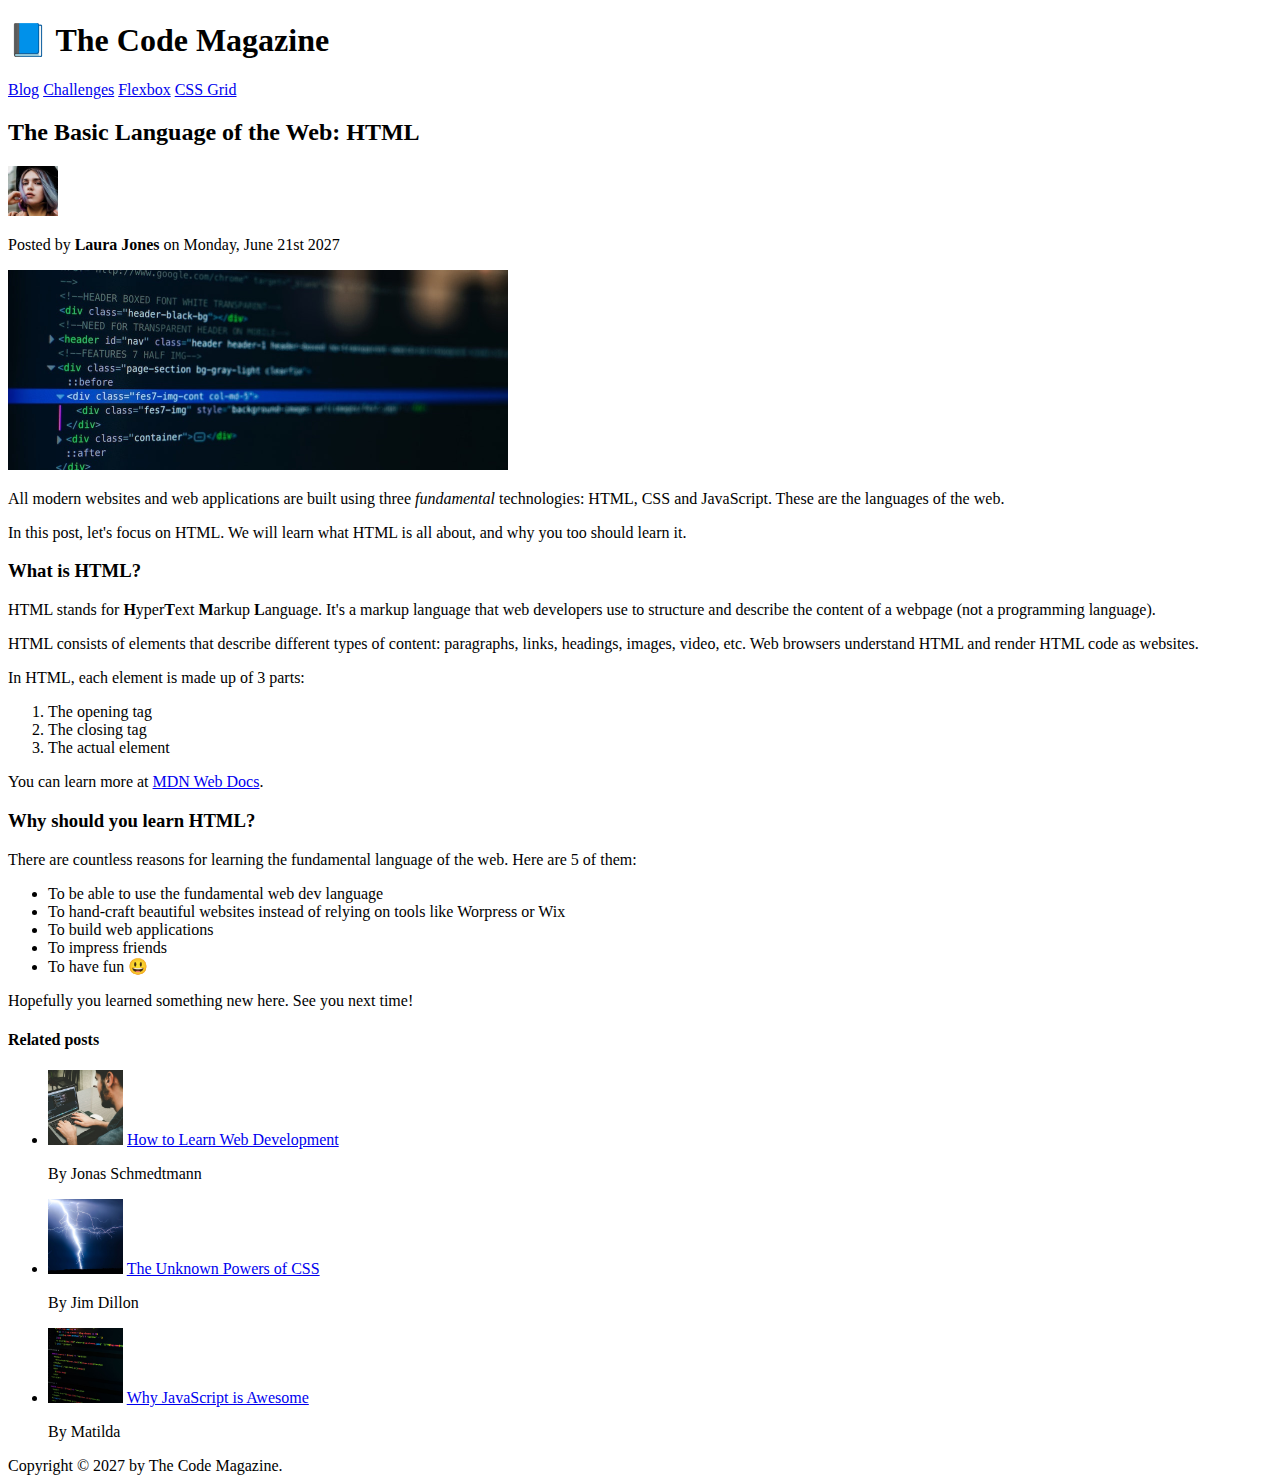
<file: final/02-HTML-Fundamentals/index.html>
<!DOCTYPE html>
<html lang="en">
  <head>
    <meta charset="UTF-8" />
    <title>The Basic Language of the Web: HTML</title>
  </head>

  <body>
    <!--
    <h1>The Basic Language of the Web: HTML</h1>
    <h2>The Basic Language of the Web: HTML</h2>
    <h3>The Basic Language of the Web: HTML</h3>
    <h4>The Basic Language of the Web: HTML</h4>
    <h5>The Basic Language of the Web: HTML</h5>
    <h6>The Basic Language of the Web: HTML</h6>
    -->

    <header>
      <h1>📘 The Code Magazine</h1>

      <nav>
        <a href="blog.html">Blog</a>
        <a href="#">Challenges</a>
        <a href="#">Flexbox</a>
        <a href="#">CSS Grid</a>
      </nav>
    </header>

    <article>
      <header>
        <h2>The Basic Language of the Web: HTML</h2>

        <img
          src="img/laura-jones.jpg"
          alt="Headshot of Laura Jones"
          height="50"
          width="50"
        />

        <p>Posted by <strong>Laura Jones</strong> on Monday, June 21st 2027</p>

        <img
          src="img/post-img.jpg"
          alt="HTML code on a screen"
          width="500"
          height="200"
        />
      </header>

      <p>
        All modern websites and web applications are built using three
        <em>fundamental</em>
        technologies: HTML, CSS and JavaScript. These are the languages of the
        web.
      </p>

      <p>
        In this post, let's focus on HTML. We will learn what HTML is all about,
        and why you too should learn it.
      </p>

      <h3>What is HTML?</h3>
      <p>
        HTML stands for <strong>H</strong>yper<strong>T</strong>ext
        <strong>M</strong>arkup <strong>L</strong>anguage. It's a markup
        language that web developers use to structure and describe the content
        of a webpage (not a programming language).
      </p>
      <p>
        HTML consists of elements that describe different types of content:
        paragraphs, links, headings, images, video, etc. Web browsers understand
        HTML and render HTML code as websites.
      </p>
      <p>In HTML, each element is made up of 3 parts:</p>

      <ol>
        <li>The opening tag</li>
        <li>The closing tag</li>
        <li>The actual element</li>
      </ol>

      <p>
        You can learn more at
        <a
          href="https://developer.mozilla.org/en-US/docs/Web/HTML"
          target="_blank"
          >MDN Web Docs</a
        >.
      </p>

      <h3>Why should you learn HTML?</h3>

      <p>
        There are countless reasons for learning the fundamental language of the
        web. Here are 5 of them:
      </p>

      <ul>
        <li>To be able to use the fundamental web dev language</li>
        <li>
          To hand-craft beautiful websites instead of relying on tools like
          Worpress or Wix
        </li>
        <li>To build web applications</li>
        <li>To impress friends</li>
        <li>To have fun 😃</li>
      </ul>

      <p>Hopefully you learned something new here. See you next time!</p>
    </article>

    <aside>
      <h4>Related posts</h4>

      <ul>
        <li>
          <img
            src="img/related-1.jpg"
            alt="Person programming"
            width="75"
            width="75"
          />
          <a href="#">How to Learn Web Development</a>
          <p>By Jonas Schmedtmann</p>
        </li>
        <li>
          <img src="img/related-2.jpg" alt="Lightning" width="75" heigth="75" />
          <a href="#">The Unknown Powers of CSS</a>
          <p>By Jim Dillon</p>
        </li>
        <li>
          <img
            src="img/related-3.jpg"
            alt="JavaScript code on a screen"
            width="75"
            height="75"
          />
          <a href="#">Why JavaScript is Awesome</a>
          <p>By Matilda</p>
        </li>
      </ul>
    </aside>

    <footer>Copyright &copy; 2027 by The Code Magazine.</footer>
  </body>
</html>
</file>
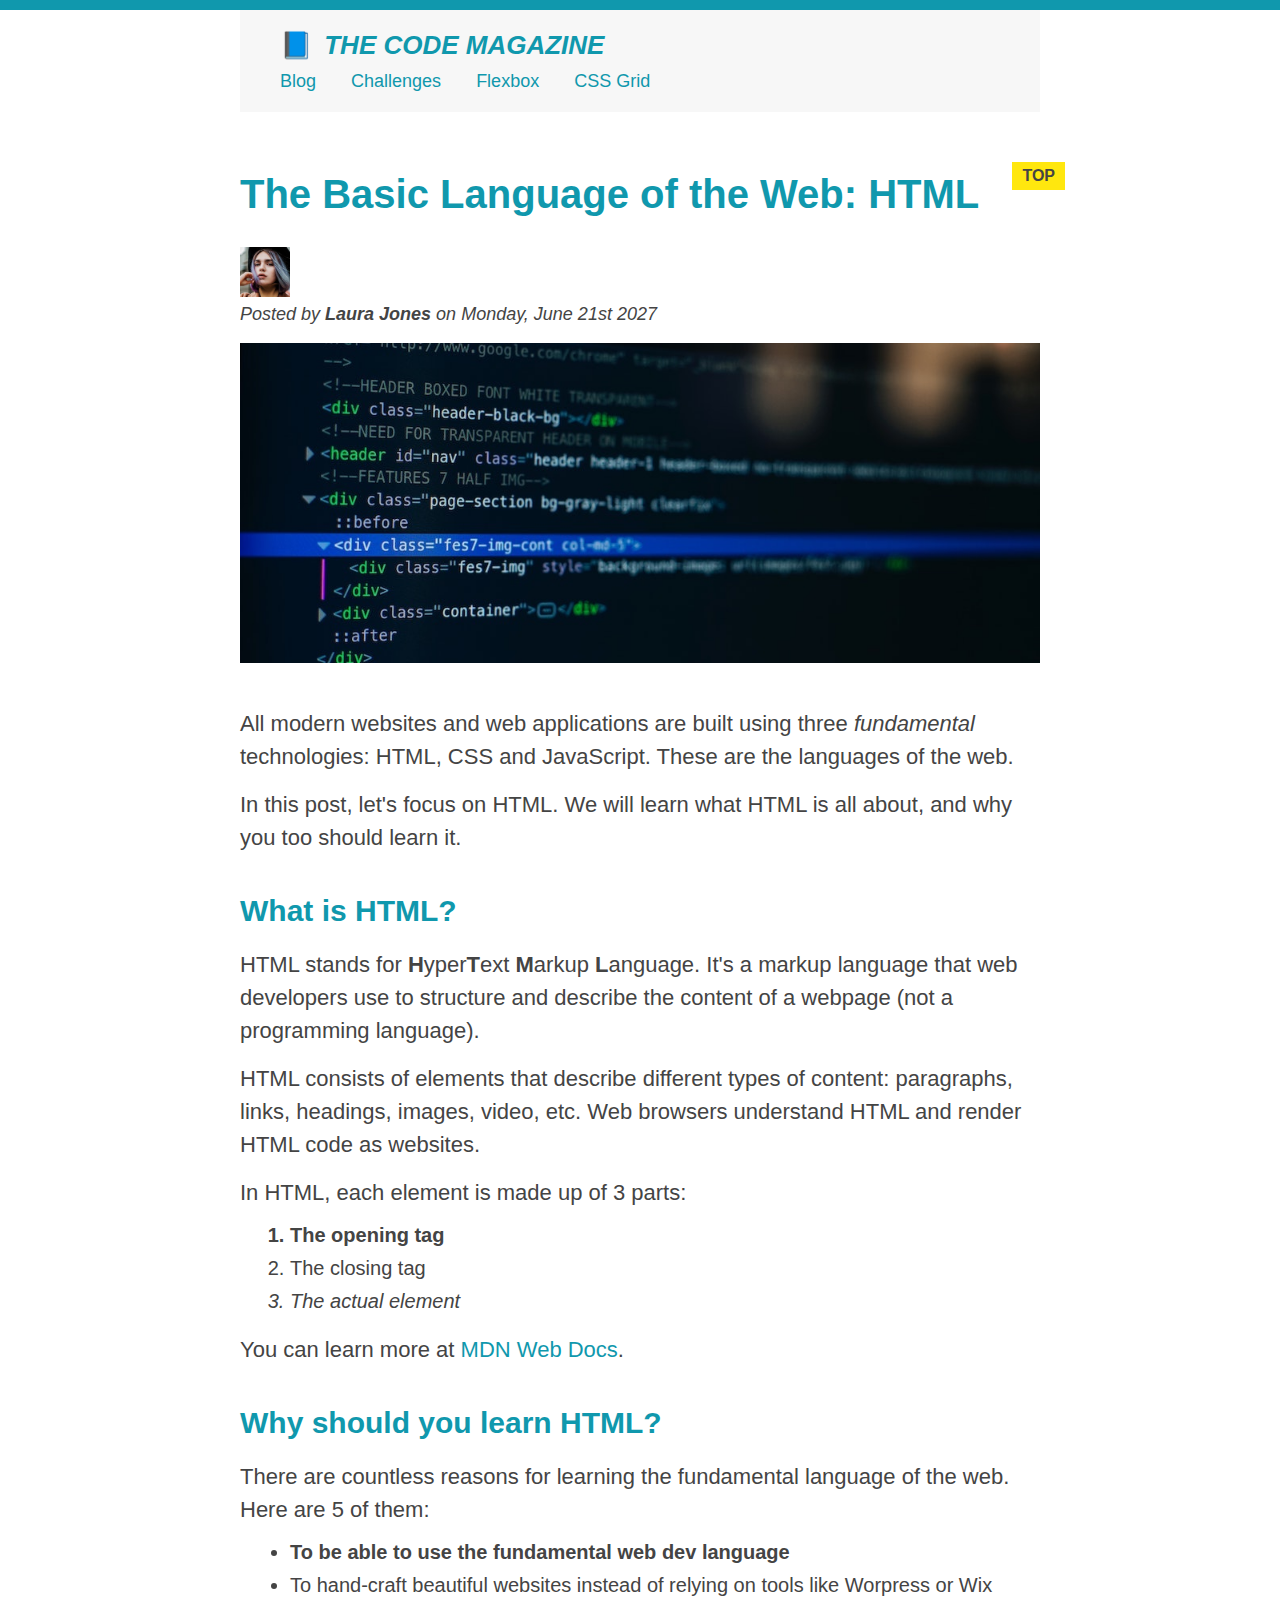
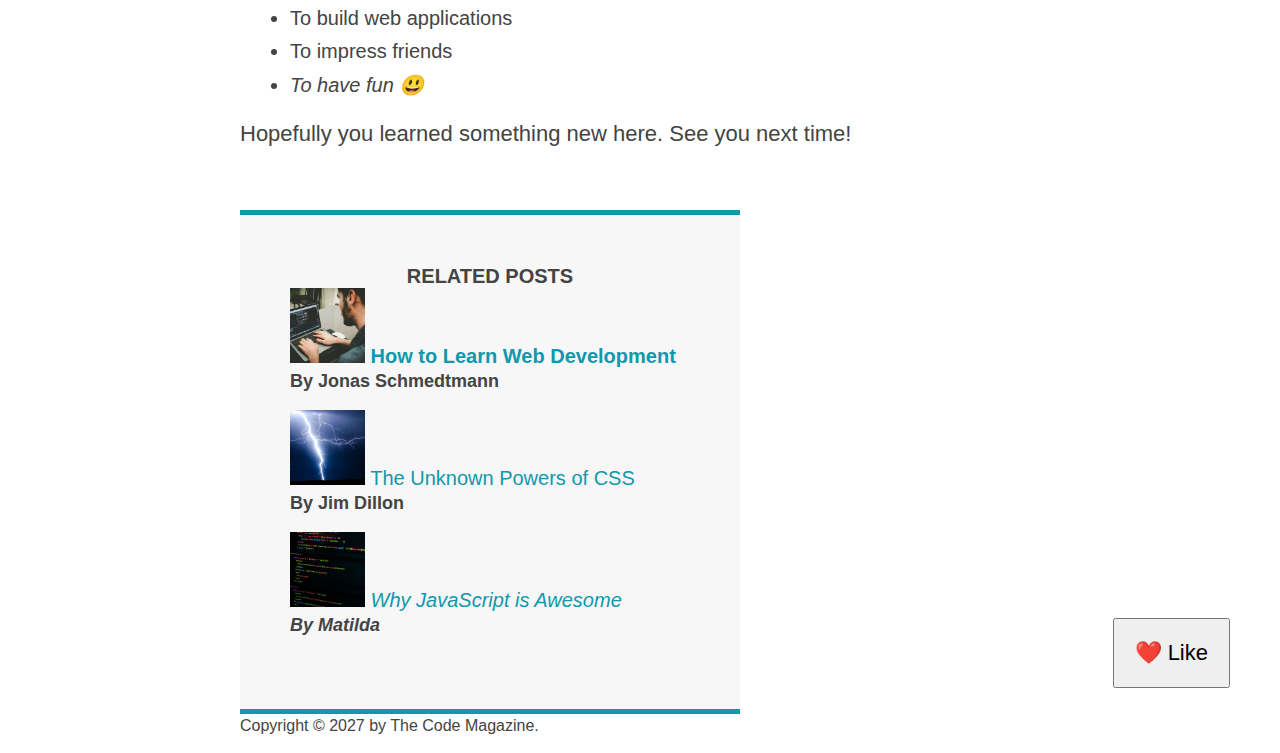
<file: final/03-CSS-Fundamentals/index.html>
<!DOCTYPE html>
<html lang="en">
  <head>
    <meta charset="UTF-8" />
    <link href="style.css" rel="stylesheet" />

    <title>The Basic Language of the Web: HTML</title>
  </head>

  <body>
    <!--
    <h1>The Basic Language of the Web: HTML</h1>
    <h2>The Basic Language of the Web: HTML</h2>
    <h3>The Basic Language of the Web: HTML</h3>
    <h4>The Basic Language of the Web: HTML</h4>
    <h5>The Basic Language of the Web: HTML</h5>
    <h6>The Basic Language of the Web: HTML</h6>
    -->

    <div class="container">
      <header class="main-header">
        <h1>📘 The Code Magazine</h1>

        <nav>
          <!-- <strong>This is the navigation</strong> -->
          <a href="blog.html">Blog</a>
          <a href="#">Challenges</a>
          <a href="#">Flexbox</a>
          <a href="#">CSS Grid</a>
        </nav>
      </header>

      <article>
        <header class="post-header">
          <h2>The Basic Language of the Web: HTML</h2>

          <img
            src="img/laura-jones.jpg"
            alt="Headshot of Laura Jones"
            height="50"
            width="50"
          />

          <p id="author">
            Posted by <strong>Laura Jones</strong> on Monday, June 21st 2027
          </p>

          <img
            src="img/post-img.jpg"
            alt="HTML code on a screen"
            width="500"
            height="200"
            class="post-img"
          />
          <button>❤️ Like</button>
        </header>

        <p>
          All modern websites and web applications are built using three
          <em>fundamental</em>
          technologies: HTML, CSS and JavaScript. These are the languages of the
          web.
        </p>

        <p>
          In this post, let's focus on HTML. We will learn what HTML is all
          about, and why you too should learn it.
        </p>

        <h3>What is HTML?</h3>
        <p>
          HTML stands for <strong>H</strong>yper<strong>T</strong>ext
          <strong>M</strong>arkup <strong>L</strong>anguage. It's a markup
          language that web developers use to structure and describe the content
          of a webpage (not a programming language).
        </p>
        <p>
          HTML consists of elements that describe different types of content:
          paragraphs, links, headings, images, video, etc. Web browsers
          understand HTML and render HTML code as websites.
        </p>
        <p>In HTML, each element is made up of 3 parts:</p>

        <ol>
          <li class="first-li">The opening tag</li>
          <li>The closing tag</li>
          <li>The actual element</li>
        </ol>

        <p>
          You can learn more at
          <a
            href="https://developer.mozilla.org/en-US/docs/Web/HTML"
            target="_blank"
            >MDN Web Docs</a
          >.
        </p>

        <h3>Why should you learn HTML?</h3>

        <p>
          There are countless reasons for learning the fundamental language of
          the web. Here are 5 of them:
        </p>

        <ul>
          <li class="first-li">
            To be able to use the fundamental web dev language
          </li>
          <li>
            To hand-craft beautiful websites instead of relying on tools like
            Worpress or Wix
          </li>
          <li>To build web applications</li>
          <li>To impress friends</li>
          <li>To have fun 😃</li>
        </ul>

        <p>Hopefully you learned something new here. See you next time!</p>
      </article>

      <aside>
        <h4>Related posts</h4>

        <ul class="related">
          <li>
            <img
              src="img/related-1.jpg"
              alt="Person programming"
              width="75"
              height="75"
            />
            <a href="#">How to Learn Web Development</a>
            <p class="related-author">By Jonas Schmedtmann</p>
          </li>
          <li>
            <img
              src="img/related-2.jpg"
              alt="Lightning"
              width="75"
              height="75"
            />
            <a href="#">The Unknown Powers of CSS</a>
            <p class="related-author">By Jim Dillon</p>
          </li>
          <li>
            <img
              src="img/related-3.jpg"
              alt="JavaScript code on a screen"
              width="75"
              height="75"
            />
            <a href="#">Why JavaScript is Awesome</a>
            <p class="related-author">By Matilda</p>
          </li>
        </ul>
      </aside>

      <footer>
        <p id="copyright" class="copyright text">
          Copyright &copy; 2027 by The Code Magazine.
        </p>
      </footer>
    </div>
  </body>
</html>
</file>
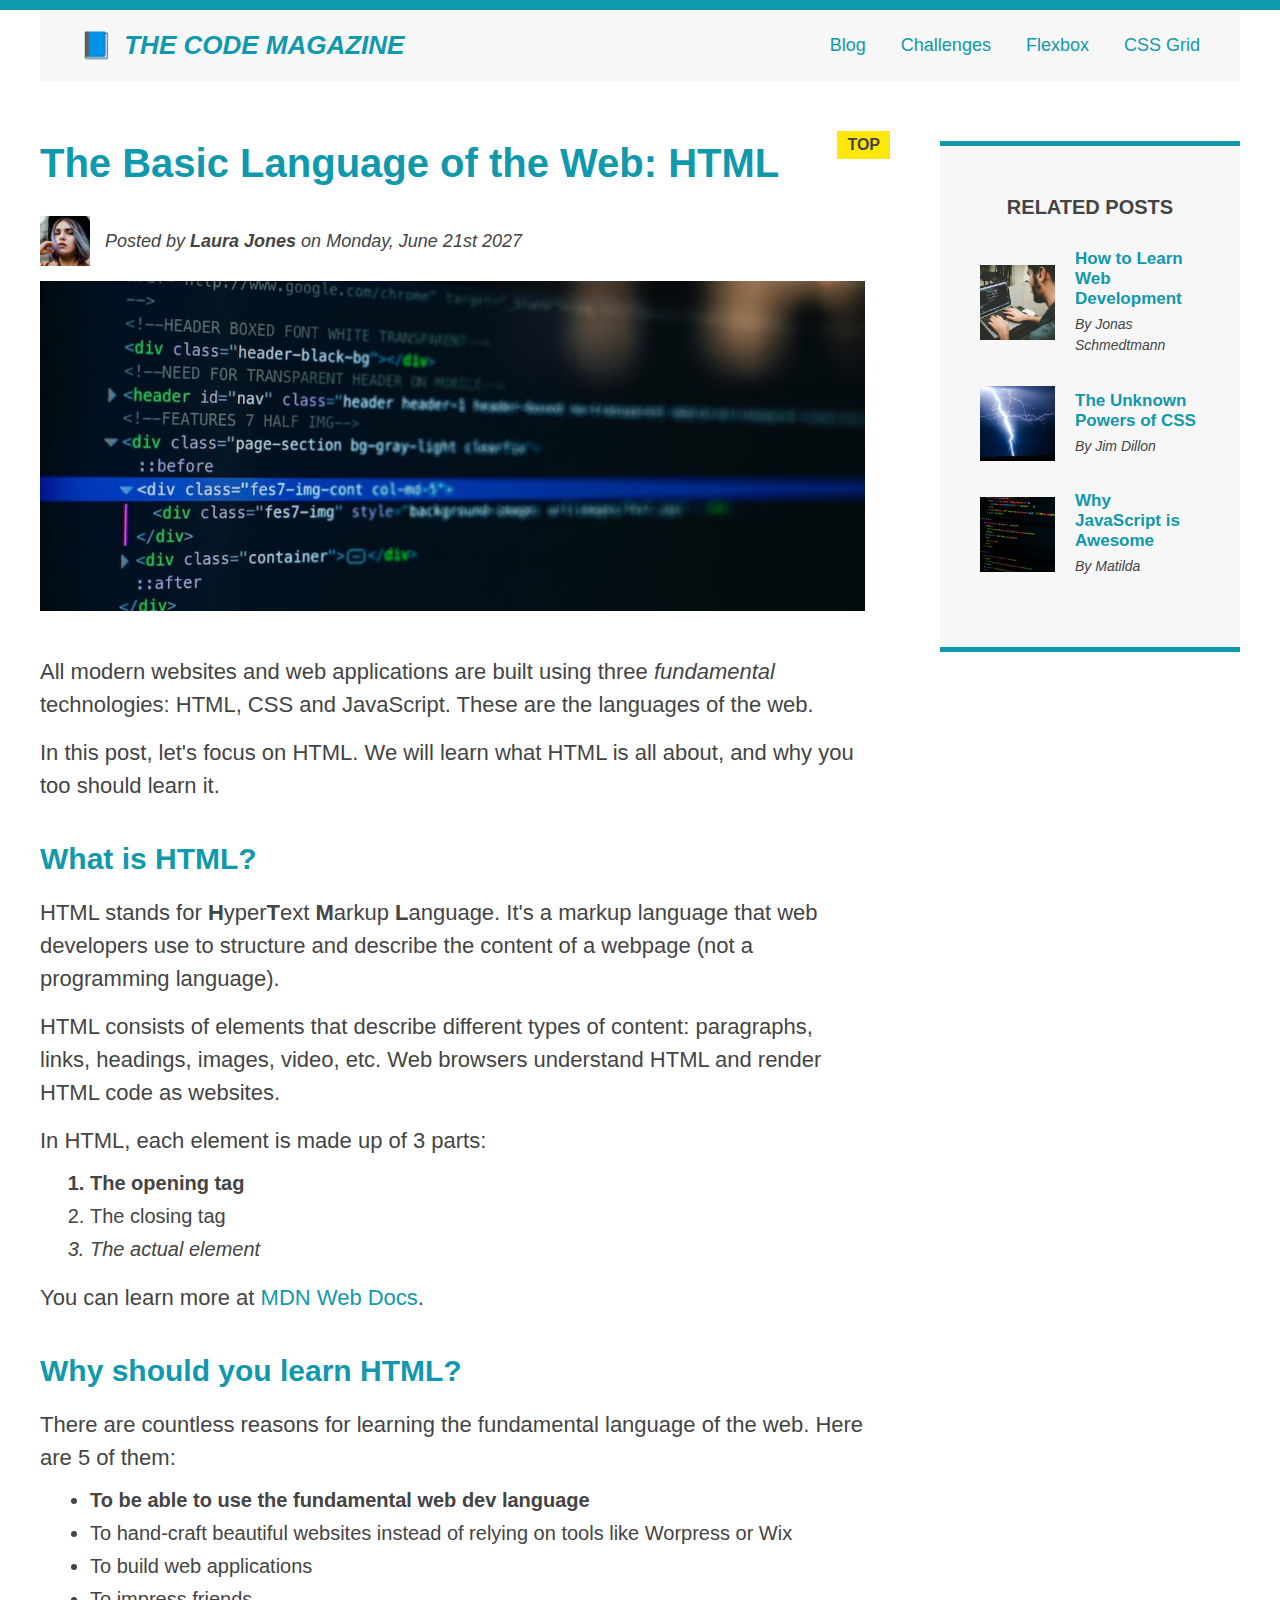
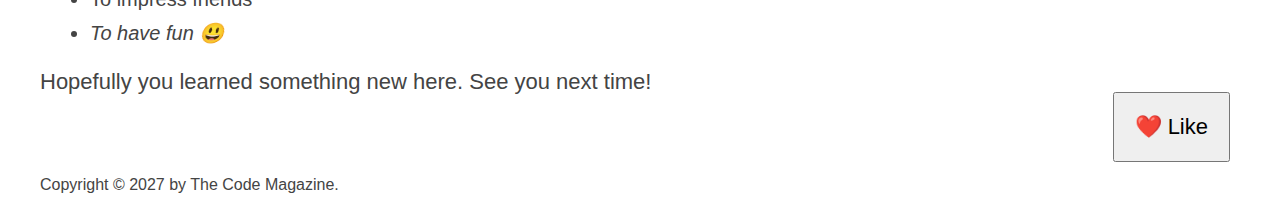
<file: final/04-CSS-Layouts/index.html>
<!DOCTYPE html>
<html lang="en">
  <head>
    <meta charset="UTF-8" />
    <link href="style.css" rel="stylesheet" />

    <title>The Basic Language of the Web: HTML</title>
  </head>

  <body>
    <!--
    <h1>The Basic Language of the Web: HTML</h1>
    <h2>The Basic Language of the Web: HTML</h2>
    <h3>The Basic Language of the Web: HTML</h3>
    <h4>The Basic Language of the Web: HTML</h4>
    <h5>The Basic Language of the Web: HTML</h5>
    <h6>The Basic Language of the Web: HTML</h6>
    -->

    <div class="container">
      <header class="main-header clearfix">
        <h1>📘 The Code Magazine</h1>

        <nav>
          <!-- <strong>This is the navigation</strong> -->
          <a href="blog.html">Blog</a>
          <a href="#">Challenges</a>
          <a href="flexbox.html">Flexbox</a>
          <a href="css-grid.html">CSS Grid</a>
        </nav>

        <!-- <div class="clear"></div> -->
      </header>

      <!-- ONLY NECESSARY FOR FLEXBOX -->
      <!-- <div class="row"> -->
      <article>
        <header class="post-header">
          <h2>The Basic Language of the Web: HTML</h2>

          <div class="author-box">
            <img
              src="img/laura-jones.jpg"
              alt="Headshot of Laura Jones"
              height="50"
              width="50"
              class="author-img"
            />

            <p id="author" class="author">
              Posted by <strong>Laura Jones</strong> on Monday, June 21st 2027
            </p>
          </div>

          <img
            src="img/post-img.jpg"
            alt="HTML code on a screen"
            width="500"
            height="200"
            class="post-img"
          />
          <button>❤️ Like</button>
        </header>

        <p>
          All modern websites and web applications are built using three
          <em>fundamental</em>
          technologies: HTML, CSS and JavaScript. These are the languages of the
          web.
        </p>

        <p>
          In this post, let's focus on HTML. We will learn what HTML is all
          about, and why you too should learn it.
        </p>

        <h3>What is HTML?</h3>
        <p>
          HTML stands for <strong>H</strong>yper<strong>T</strong>ext
          <strong>M</strong>arkup <strong>L</strong>anguage. It's a markup
          language that web developers use to structure and describe the content
          of a webpage (not a programming language).
        </p>
        <p>
          HTML consists of elements that describe different types of content:
          paragraphs, links, headings, images, video, etc. Web browsers
          understand HTML and render HTML code as websites.
        </p>
        <p>In HTML, each element is made up of 3 parts:</p>

        <ol>
          <li class="first-li">The opening tag</li>
          <li>The closing tag</li>
          <li>The actual element</li>
        </ol>

        <p>
          You can learn more at
          <a
            href="https://developer.mozilla.org/en-US/docs/Web/HTML"
            target="_blank"
            >MDN Web Docs</a
          >.
        </p>

        <h3>Why should you learn HTML?</h3>

        <p>
          There are countless reasons for learning the fundamental language of
          the web. Here are 5 of them:
        </p>

        <ul>
          <li class="first-li">
            To be able to use the fundamental web dev language
          </li>
          <li>
            To hand-craft beautiful websites instead of relying on tools like
            Worpress or Wix
          </li>
          <li>To build web applications</li>
          <li>To impress friends</li>
          <li>To have fun 😃</li>
        </ul>

        <p>Hopefully you learned something new here. See you next time!</p>
      </article>

      <aside>
        <h4>Related posts</h4>

        <ul class="related">
          <li class="related-post">
            <img
              src="img/related-1.jpg"
              alt="Person programming"
              width="75"
              height="75"
            />
            <div>
              <a href="#" class="related-link">How to Learn Web Development</a>
              <p class="related-author">By Jonas Schmedtmann</p>
            </div>
          </li>
          <li class="related-post">
            <img
              src="img/related-2.jpg"
              alt="Lightning"
              width="75"
              height="75"
            />
            <div>
              <a href="#" class="related-link">The Unknown Powers of CSS</a>
              <p class="related-author">By Jim Dillon</p>
            </div>
          </li>
          <li class="related-post">
            <img
              src="img/related-3.jpg"
              alt="JavaScript code on a screen"
              width="75"
              height="75"
            />
            <div>
              <a href="#" class="related-link">Why JavaScript is Awesome</a>
              <p class="related-author">By Matilda</p>
            </div>
          </li>
        </ul>
      </aside>
      <!-- </div> -->

      <footer>
        <p id="copyright" class="copyright text">
          Copyright &copy; 2027 by The Code Magazine.
        </p>
      </footer>
    </div>
  </body>
</html>
</file>
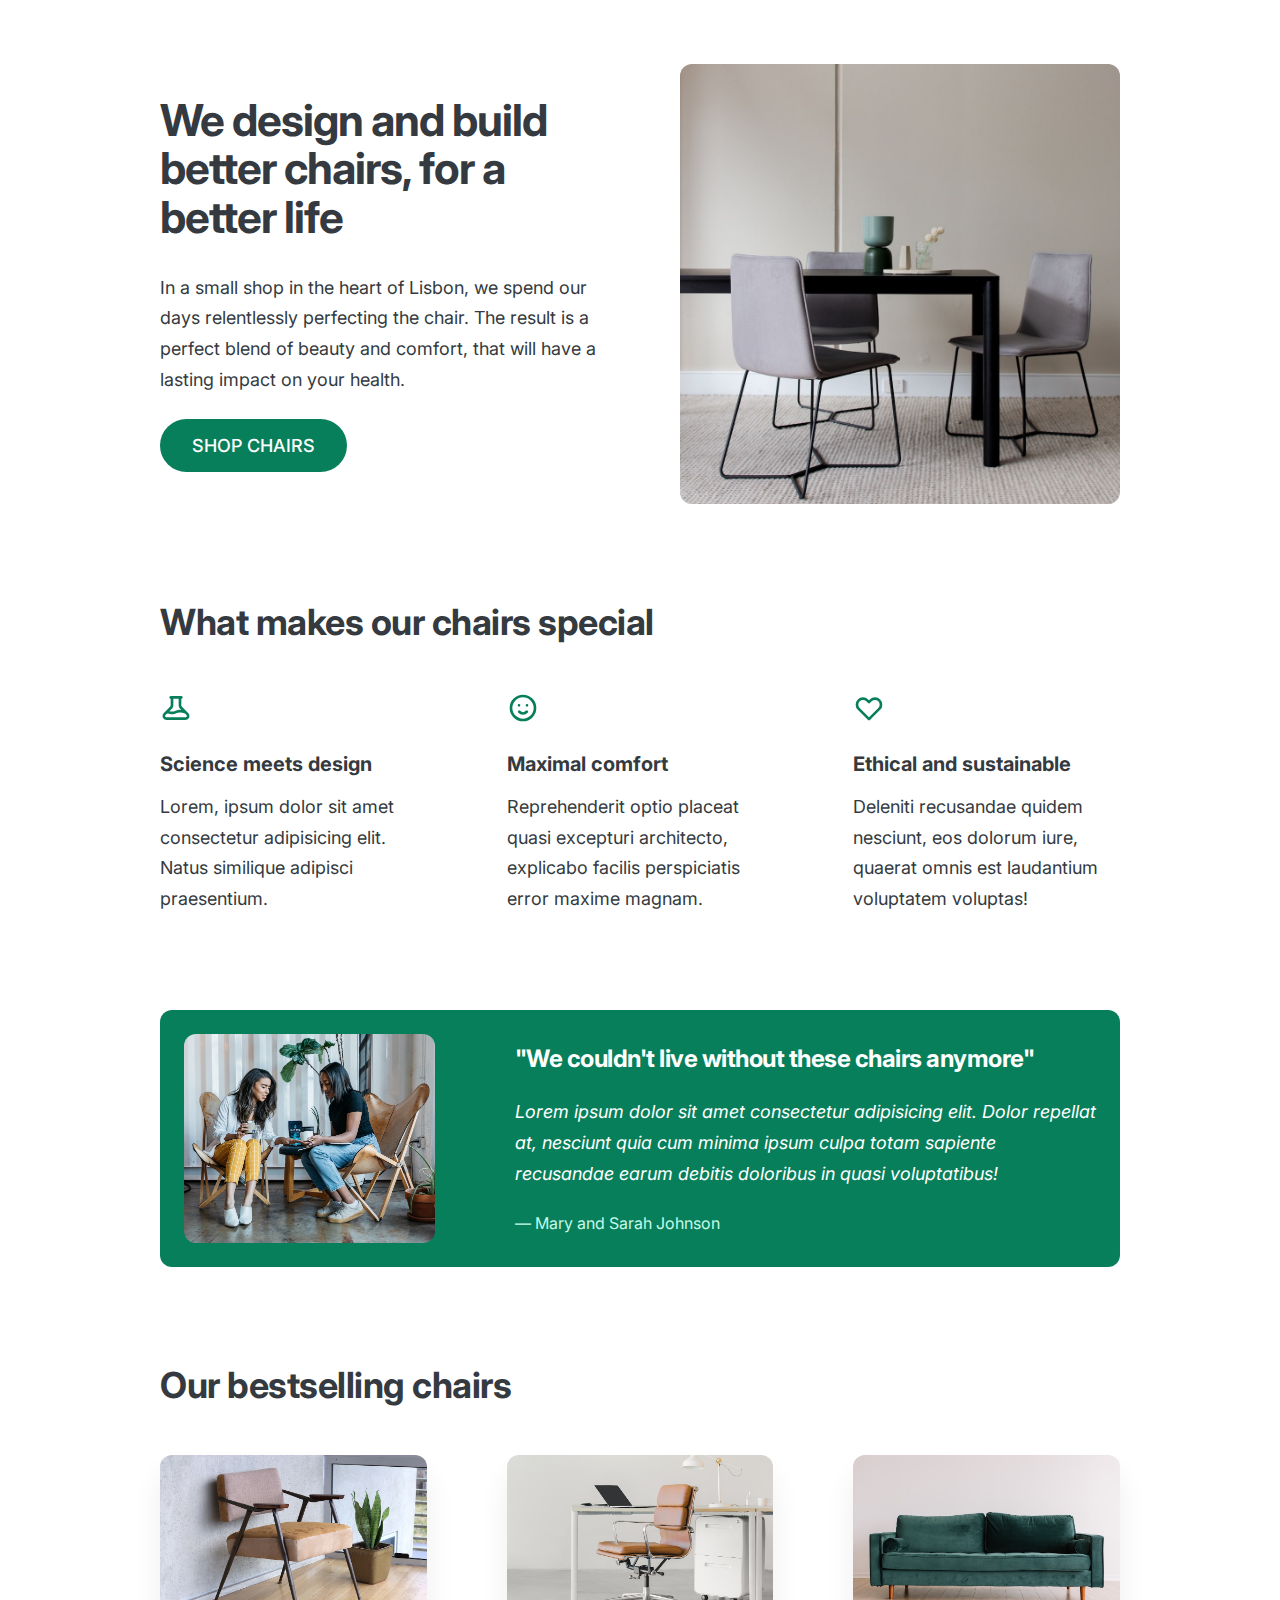
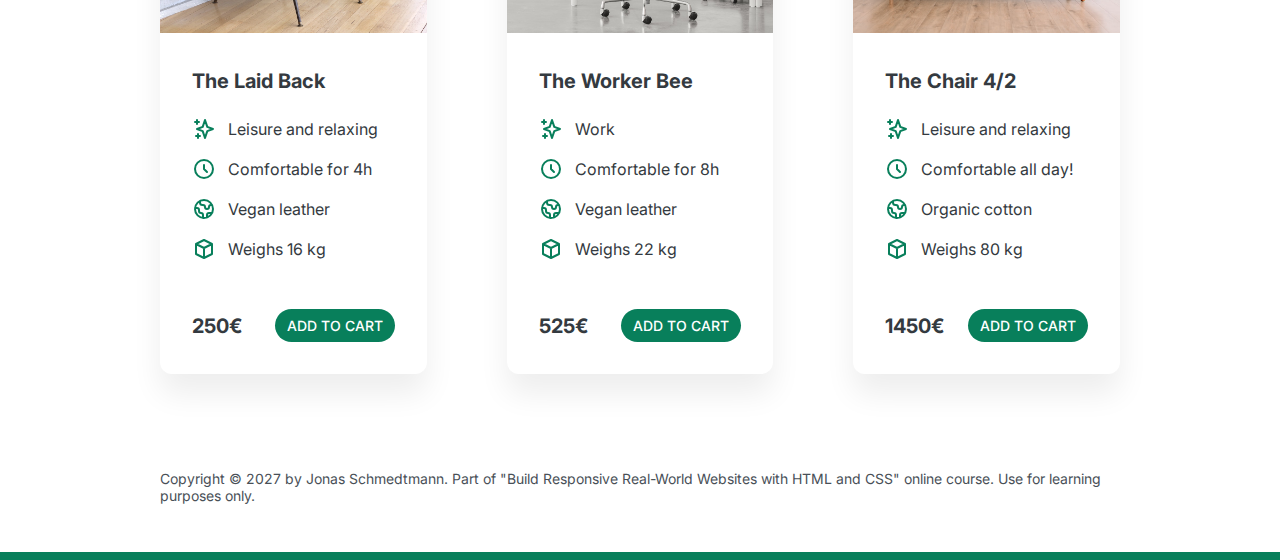
<file: final/05-Design/index.html>
<!DOCTYPE html>
<html lang="en">
  <head>
    <meta charset="UTF-8" />
    <meta http-equiv="X-UA-Compatible" content="IE=edge" />
    <meta name="viewport" content="width=device-width, initial-scale=1.0" />

    <link rel="preconnect" href="https://fonts.gstatic.com" />
    <link
      href="https://fonts.googleapis.com/css2?family=Inter:wght@400;500;700&display=swap"
      rel="stylesheet"
    />

    <link rel="stylesheet" href="style.css" />
    <title>Lisbon Chair Shop</title>
  </head>
  <body>
    <div class="container">
      <header>
        <div class="header-text-box">
          <h1>We design and build better chairs, for a better life</h1>
          <p class="header-text">
            In a small shop in the heart of Lisbon, we spend our days
            relentlessly perfecting the chair. The result is a perfect blend of
            beauty and comfort, that will have a lasting impact on your health.
          </p>
          <a class="btn btn--big" href="#">Shop chairs</a>
        </div>
        <img src="hero.jpg" alt="Photo" />
      </header>

      <section>
        <h2>What makes our chairs special</h2>
        <div class="grid-3-cols">
          <div>
            <svg
              xmlns="http://www.w3.org/2000/svg"
              class="features-icon"
              fill="none"
              viewBox="0 0 24 24"
              stroke="currentColor"
            >
              <path
                stroke-linecap="round"
                stroke-linejoin="round"
                stroke-width="2"
                d="M19.428 15.428a2 2 0 00-1.022-.547l-2.387-.477a6 6 0 00-3.86.517l-.318.158a6 6 0 01-3.86.517L6.05 15.21a2 2 0 00-1.806.547M8 4h8l-1 1v5.172a2 2 0 00.586 1.414l5 5c1.26 1.26.367 3.414-1.415 3.414H4.828c-1.782 0-2.674-2.154-1.414-3.414l5-5A2 2 0 009 10.172V5L8 4z"
              />
            </svg>
            <p class="features-title"><strong>Science meets design</strong></p>
            <p class="features-text">
              Lorem, ipsum dolor sit amet consectetur adipisicing elit. Natus
              similique adipisci praesentium.
            </p>
          </div>

          <div>
            <svg
              xmlns="http://www.w3.org/2000/svg"
              class="features-icon"
              fill="none"
              viewBox="0 0 24 24"
              stroke="currentColor"
            >
              <path
                stroke-linecap="round"
                stroke-linejoin="round"
                stroke-width="2"
                d="M14.828 14.828a4 4 0 01-5.656 0M9 10h.01M15 10h.01M21 12a9 9 0 11-18 0 9 9 0 0118 0z"
              />
            </svg>
            <p class="features-title">
              <strong>Maximal comfort</strong>
            </p>
            <p class="features-text">
              Reprehenderit optio placeat quasi excepturi architecto, explicabo
              facilis perspiciatis error maxime magnam.
            </p>
          </div>

          <div>
            <svg
              xmlns="http://www.w3.org/2000/svg"
              class="features-icon"
              fill="none"
              viewBox="0 0 24 24"
              stroke="currentColor"
            >
              <path
                stroke-linecap="round"
                stroke-linejoin="round"
                stroke-width="2"
                d="M4.318 6.318a4.5 4.5 0 000 6.364L12 20.364l7.682-7.682a4.5 4.5 0 00-6.364-6.364L12 7.636l-1.318-1.318a4.5 4.5 0 00-6.364 0z"
              />
            </svg>
            <p class="features-title">
              <strong>Ethical and sustainable</strong>
            </p>
            <p class="features-text">
              Deleniti recusandae quidem nesciunt, eos dolorum iure, quaerat
              omnis est laudantium voluptatem voluptas!
            </p>
          </div>
        </div>
      </section>

      <section class="testimonial-section">
        <div class="grid-3-cols">
          <img src="customers.jpg" alt="People sitting on chairs" />
          <div class="testimonial-box">
            <h2>"We couldn't live without these chairs anymore"</h2>
            <blockquote class="testimonial-text">
              Lorem ipsum dolor sit amet consectetur adipisicing elit. Dolor
              repellat at, nesciunt quia cum minima ipsum culpa totam sapiente
              recusandae earum debitis doloribus in quasi voluptatibus!
            </blockquote>
            <p class="testimonial-author">&mdash; Mary and Sarah Johnson</p>
          </div>
        </div>
      </section>

      <section>
        <h2>Our bestselling chairs</h2>
        <div class="grid-3-cols">
          <figure class="chair">
            <img src="chair-1.jpg" alt="Chair" />
            <div class="chair-box">
              <h3>The Laid Back</h3>
              <ul class="chair-details">
                <li>
                  <svg
                    xmlns="http://www.w3.org/2000/svg"
                    class="chair-icon"
                    fill="none"
                    viewBox="0 0 24 24"
                    stroke="currentColor"
                  >
                    <path
                      stroke-linecap="round"
                      stroke-linejoin="round"
                      stroke-width="2"
                      d="M5 3v4M3 5h4M6 17v4m-2-2h4m5-16l2.286 6.857L21 12l-5.714 2.143L13 21l-2.286-6.857L5 12l5.714-2.143L13 3z"
                    />
                  </svg>
                  <!-- Span is a generic INLINE text element, it doesn't have any meaning. It's like a div element, but inline -->
                  <span>Leisure and relaxing</span>
                </li>
                <li>
                  <svg
                    xmlns="http://www.w3.org/2000/svg"
                    class="chair-icon"
                    fill="none"
                    viewBox="0 0 24 24"
                    stroke="currentColor"
                  >
                    <path
                      stroke-linecap="round"
                      stroke-linejoin="round"
                      stroke-width="2"
                      d="M12 8v4l3 3m6-3a9 9 0 11-18 0 9 9 0 0118 0z"
                    />
                  </svg>
                  <span>Comfortable for 4h</span>
                </li>
                <li>
                  <svg
                    xmlns="http://www.w3.org/2000/svg"
                    class="chair-icon"
                    fill="none"
                    viewBox="0 0 24 24"
                    stroke="currentColor"
                  >
                    <path
                      stroke-linecap="round"
                      stroke-linejoin="round"
                      stroke-width="2"
                      d="M3.055 11H5a2 2 0 012 2v1a2 2 0 002 2 2 2 0 012 2v2.945M8 3.935V5.5A2.5 2.5 0 0010.5 8h.5a2 2 0 012 2 2 2 0 104 0 2 2 0 012-2h1.064M15 20.488V18a2 2 0 012-2h3.064M21 12a9 9 0 11-18 0 9 9 0 0118 0z"
                    />
                  </svg>
                  <span>Vegan leather</span>
                </li>
                <li>
                  <svg
                    xmlns="http://www.w3.org/2000/svg"
                    class="chair-icon"
                    fill="none"
                    viewBox="0 0 24 24"
                    stroke="currentColor"
                  >
                    <path
                      stroke-linecap="round"
                      stroke-linejoin="round"
                      stroke-width="2"
                      d="M20 7l-8-4-8 4m16 0l-8 4m8-4v10l-8 4m0-10L4 7m8 4v10M4 7v10l8 4"
                    />
                  </svg>
                  <span>Weighs 16 kg</span>
                </li>
              </ul>
              <div class="chair-price">
                <strong>250€</strong>
                <a href="#" class="btn btn--small">Add to cart</a>
              </div>
            </div>
          </figure>

          <figure class="chair">
            <img src="chair-2.jpg" alt="Chair" />
            <div class="chair-box">
              <h3>The Worker Bee</h3>
              <ul class="chair-details">
                <li>
                  <svg
                    xmlns="http://www.w3.org/2000/svg"
                    class="chair-icon"
                    fill="none"
                    viewBox="0 0 24 24"
                    stroke="currentColor"
                  >
                    <path
                      stroke-linecap="round"
                      stroke-linejoin="round"
                      stroke-width="2"
                      d="M5 3v4M3 5h4M6 17v4m-2-2h4m5-16l2.286 6.857L21 12l-5.714 2.143L13 21l-2.286-6.857L5 12l5.714-2.143L13 3z"
                    />
                  </svg>
                  <span>Work</span>
                </li>
                <li>
                  <svg
                    xmlns="http://www.w3.org/2000/svg"
                    class="chair-icon"
                    fill="none"
                    viewBox="0 0 24 24"
                    stroke="currentColor"
                  >
                    <path
                      stroke-linecap="round"
                      stroke-linejoin="round"
                      stroke-width="2"
                      d="M12 8v4l3 3m6-3a9 9 0 11-18 0 9 9 0 0118 0z"
                    />
                  </svg>
                  <span>Comfortable for 8h</span>
                </li>
                <li>
                  <svg
                    xmlns="http://www.w3.org/2000/svg"
                    class="chair-icon"
                    fill="none"
                    viewBox="0 0 24 24"
                    stroke="currentColor"
                  >
                    <path
                      stroke-linecap="round"
                      stroke-linejoin="round"
                      stroke-width="2"
                      d="M3.055 11H5a2 2 0 012 2v1a2 2 0 002 2 2 2 0 012 2v2.945M8 3.935V5.5A2.5 2.5 0 0010.5 8h.5a2 2 0 012 2 2 2 0 104 0 2 2 0 012-2h1.064M15 20.488V18a2 2 0 012-2h3.064M21 12a9 9 0 11-18 0 9 9 0 0118 0z"
                    />
                  </svg>
                  <span>Vegan leather</span>
                </li>
                <li>
                  <svg
                    xmlns="http://www.w3.org/2000/svg"
                    class="chair-icon"
                    fill="none"
                    viewBox="0 0 24 24"
                    stroke="currentColor"
                  >
                    <path
                      stroke-linecap="round"
                      stroke-linejoin="round"
                      stroke-width="2"
                      d="M20 7l-8-4-8 4m16 0l-8 4m8-4v10l-8 4m0-10L4 7m8 4v10M4 7v10l8 4"
                    />
                  </svg>
                  <span>Weighs 22 kg</span>
                </li>
              </ul>
              <div class="chair-price">
                <strong>525€</strong>
                <a href="#" class="btn btn--small">Add to cart</a>
              </div>
            </div>
          </figure>

          <figure class="chair">
            <img src="chair-3.jpg" alt="Chair" />
            <div class="chair-box">
              <h3>The Chair 4/2</h3>
              <ul class="chair-details">
                <li>
                  <svg
                    xmlns="http://www.w3.org/2000/svg"
                    class="chair-icon"
                    fill="none"
                    viewBox="0 0 24 24"
                    stroke="currentColor"
                  >
                    <path
                      stroke-linecap="round"
                      stroke-linejoin="round"
                      stroke-width="2"
                      d="M5 3v4M3 5h4M6 17v4m-2-2h4m5-16l2.286 6.857L21 12l-5.714 2.143L13 21l-2.286-6.857L5 12l5.714-2.143L13 3z"
                    />
                  </svg>
                  <span>Leisure and relaxing</span>
                </li>
                <li>
                  <svg
                    xmlns="http://www.w3.org/2000/svg"
                    class="chair-icon"
                    fill="none"
                    viewBox="0 0 24 24"
                    stroke="currentColor"
                  >
                    <path
                      stroke-linecap="round"
                      stroke-linejoin="round"
                      stroke-width="2"
                      d="M12 8v4l3 3m6-3a9 9 0 11-18 0 9 9 0 0118 0z"
                    />
                  </svg>
                  <span>Comfortable all day!</span>
                </li>
                <li>
                  <svg
                    xmlns="http://www.w3.org/2000/svg"
                    class="chair-icon"
                    fill="none"
                    viewBox="0 0 24 24"
                    stroke="currentColor"
                  >
                    <path
                      stroke-linecap="round"
                      stroke-linejoin="round"
                      stroke-width="2"
                      d="M3.055 11H5a2 2 0 012 2v1a2 2 0 002 2 2 2 0 012 2v2.945M8 3.935V5.5A2.5 2.5 0 0010.5 8h.5a2 2 0 012 2 2 2 0 104 0 2 2 0 012-2h1.064M15 20.488V18a2 2 0 012-2h3.064M21 12a9 9 0 11-18 0 9 9 0 0118 0z"
                    />
                  </svg>
                  <span>Organic cotton</span>
                </li>
                <li>
                  <svg
                    xmlns="http://www.w3.org/2000/svg"
                    class="chair-icon"
                    fill="none"
                    viewBox="0 0 24 24"
                    stroke="currentColor"
                  >
                    <path
                      stroke-linecap="round"
                      stroke-linejoin="round"
                      stroke-width="2"
                      d="M20 7l-8-4-8 4m16 0l-8 4m8-4v10l-8 4m0-10L4 7m8 4v10M4 7v10l8 4"
                    />
                  </svg>
                  <span>Weighs 80 kg</span>
                </li>
              </ul>
              <div class="chair-price">
                <strong>1450€</strong>
                <a href="#" class="btn btn--small">Add to cart</a>
              </div>
            </div>
          </figure>
        </div>
      </section>

      <footer>
        Copyright &copy; 2027 by Jonas Schmedtmann. Part of "Build Responsive
        Real-World Websites with HTML and CSS" online course. Use for learning
        purposes only.
      </footer>
    </div>
  </body>
</html>
</file>
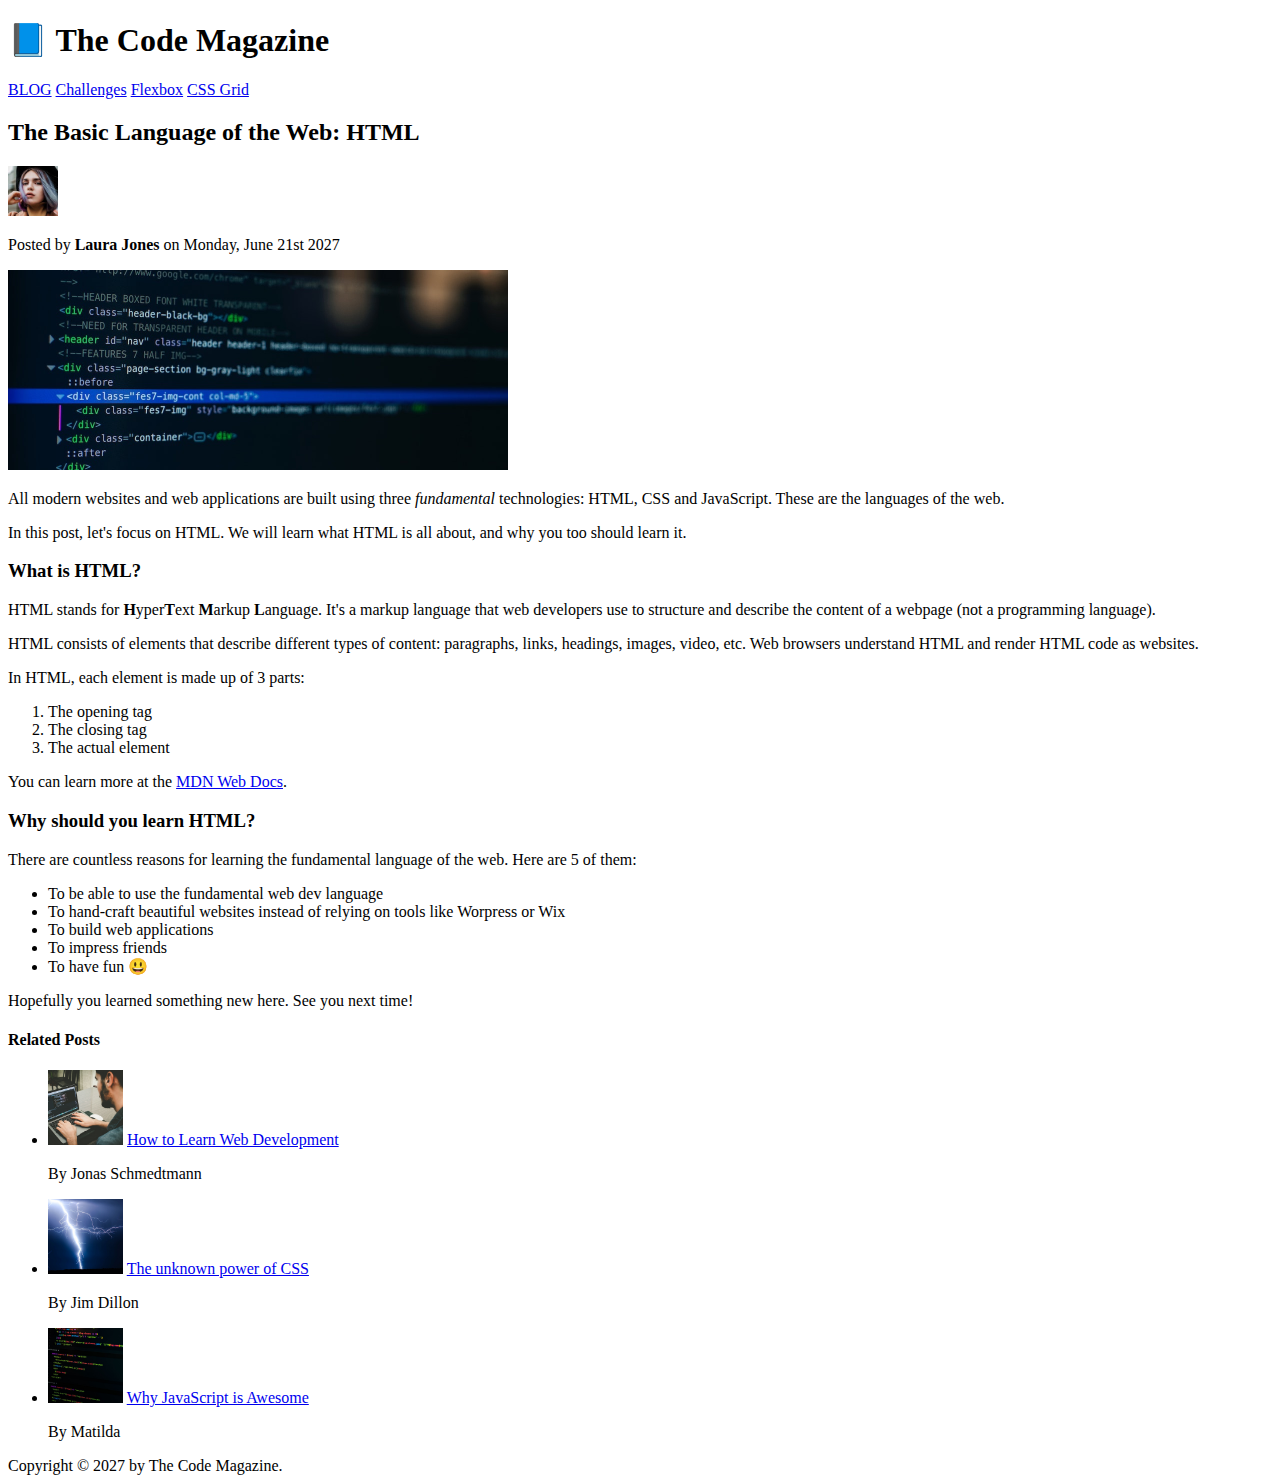
<file: starter/02-HTML-Fundamentals/index.html>
<!DOCTYPE html>
<html lang="en">
  <head>
    <meta charset="UTF-8" />
    <title>The Basic Language of the Web: HTML</title>
  </head>

  <body>
    <header>
      <h1>📘 The Code Magazine</h1>
      <nav>
        <a href="blog.html">BLOG</a>
        <a href="#">Challenges</a>
        <a href="#">Flexbox</a>
        <a href="#">CSS Grid</a>
      </nav>
    </header>

    <article>
      <header>
        <h2>The Basic Language of the Web: HTML</h2>

        <img
          src="img/laura-jones.jpg"
          alt="headshot of laura jones"
          height="50px"
          width="50px"
        />
        <p>
          Posted by <strong> Laura Jones </strong> on Monday, June 21st 2027
        </p>
        <img
          src="img/post-img.jpg"
          alt="HTML code on a screen"
          width="500px"
          height="200px"
        />
      </header>
      <p>
        All modern websites and web applications are built using three
        <em>fundamental</em>
        technologies: HTML, CSS and JavaScript. These are the languages of the
        web.
      </p>
      <p>
        In this post, let's focus on HTML. We will learn what HTML is all about,
        and why you too should learn it.
      </p>
      <h3>What is HTML?</h3>
      <p>
        HTML stands for <strong>H</strong>yper<strong>T</strong>ext
        <strong>M</strong>arkup <strong>L</strong>anguage. It's a markup
        language that web developers use to structure and describe the content
        of a webpage (not a programming language).
      </p>
      <p>
        HTML consists of elements that describe different types of content:
        paragraphs, links, headings, images, video, etc. Web browsers understand
        HTML and render HTML code as websites.
      </p>
      <p>In HTML, each element is made up of 3 parts:</p>
      <ol>
        <li>The opening tag</li>
        <li>The closing tag</li>
        <li>The actual element</li>
      </ol>
      <p>
        You can learn more at the
        <a
          href="https://developer.mozilla.org/en-US/docs/Web/HTML"
          target="_blank"
        >
          MDN Web Docs</a
        >.
      </p>

      <h3>Why should you learn HTML?</h3>

      <p>
        There are countless reasons for learning the fundamental language of the
        web. Here are 5 of them:
      </p>

      <ul>
        <li>To be able to use the fundamental web dev language</li>
        <li>
          To hand-craft beautiful websites instead of relying on tools like
          Worpress or Wix
        </li>
        <li>To build web applications</li>
        <li>To impress friends</li>
        <li>To have fun 😃</li>
      </ul>
      <p>Hopefully you learned something new here. See you next time!</p>
    </article>
    <aside>
      <h4>Related Posts</h4>
      <ul>
        <li>
          <img
            src="img/related-1.jpg"
            alt="Related Image"
            width="75"
            height="75"
          />
          <a href="#">How to Learn Web Development</a>
        </li>
        <p>By Jonas Schmedtmann</p>
        <li>
          <img src="img/related-2.jpg" alt="related 2" width="75" height="75" />
          <a href="#">The unknown power of CSS</a>
          <p>By Jim Dillon</p>
        </li>
        <li>
          <img src="img/related-3.jpg" alt="related 2" width="75" height="75" />
          <a href="#">Why JavaScript is Awesome</a>
          <p>By Matilda</p>
        </li>
      </ul>
    </aside>

    <footer>Copyright &copy; 2027 by The Code Magazine.</footer>
  </body>
</html>
</file>
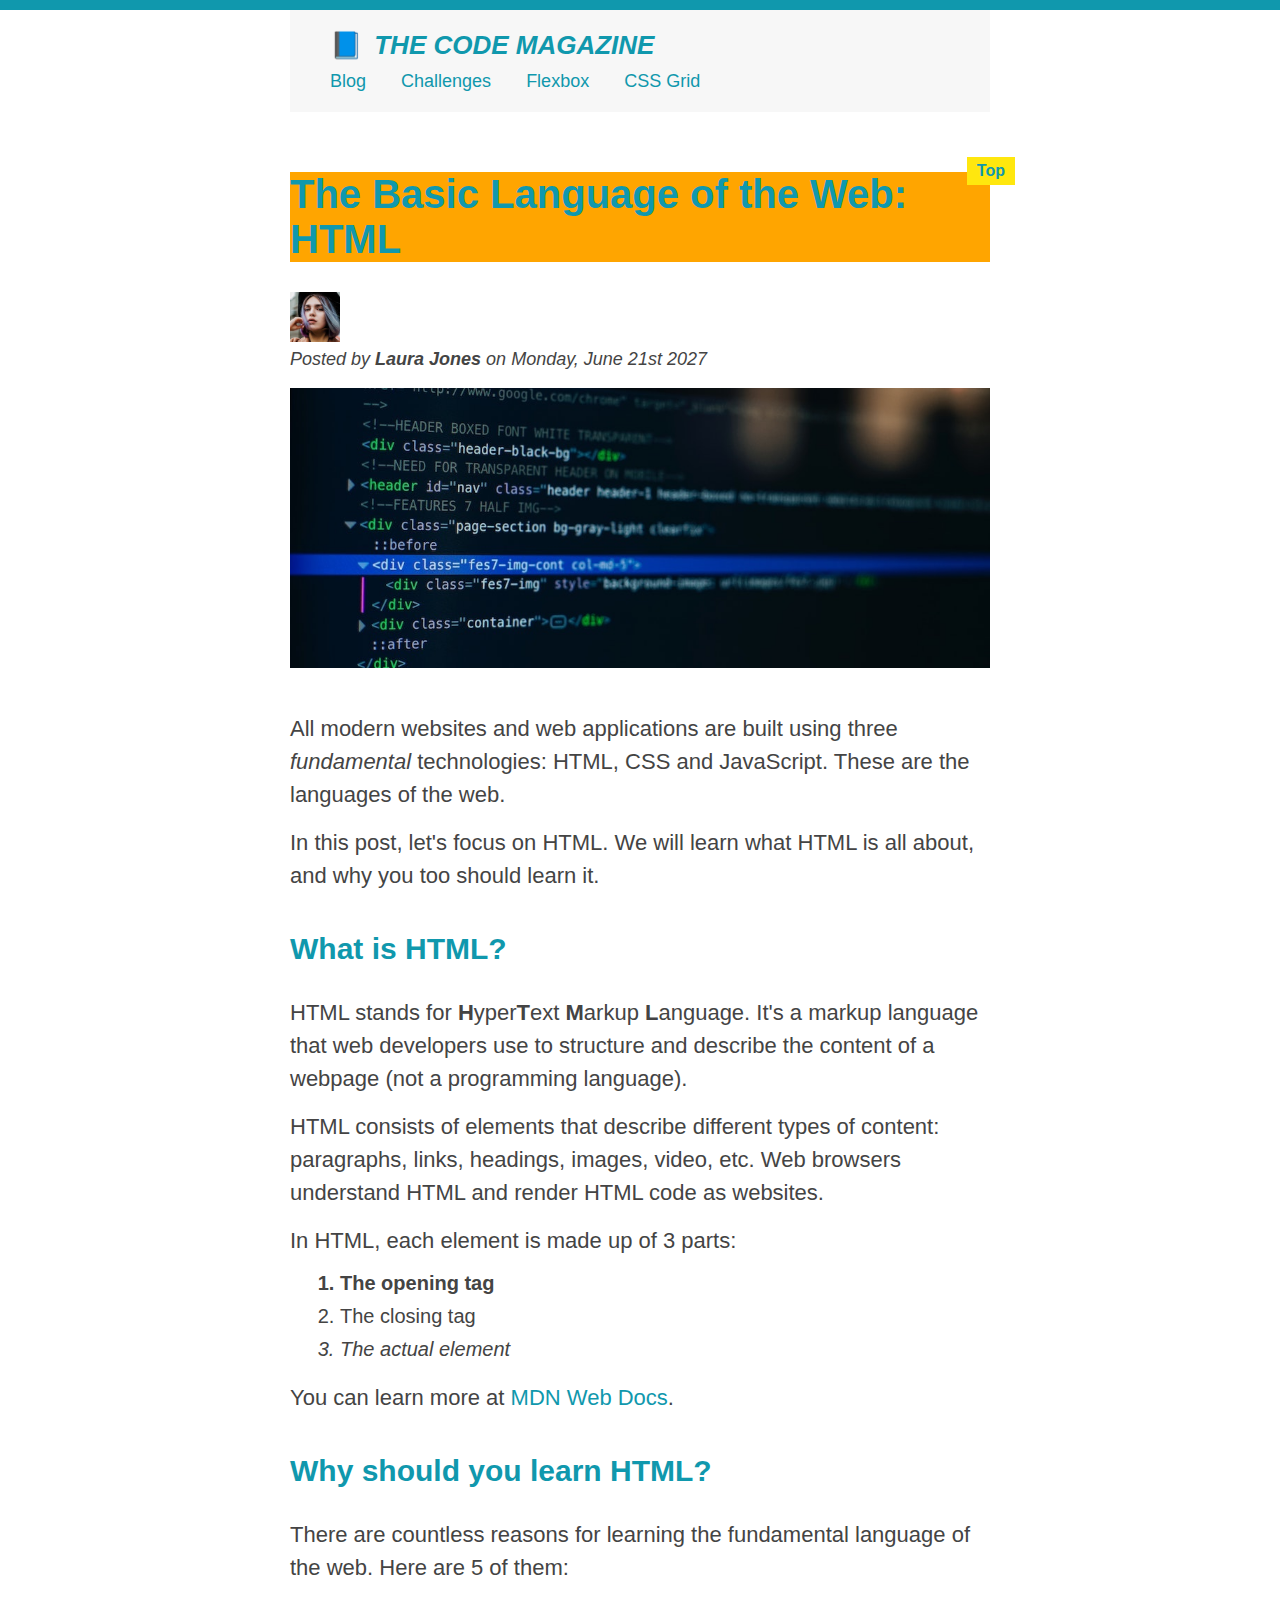
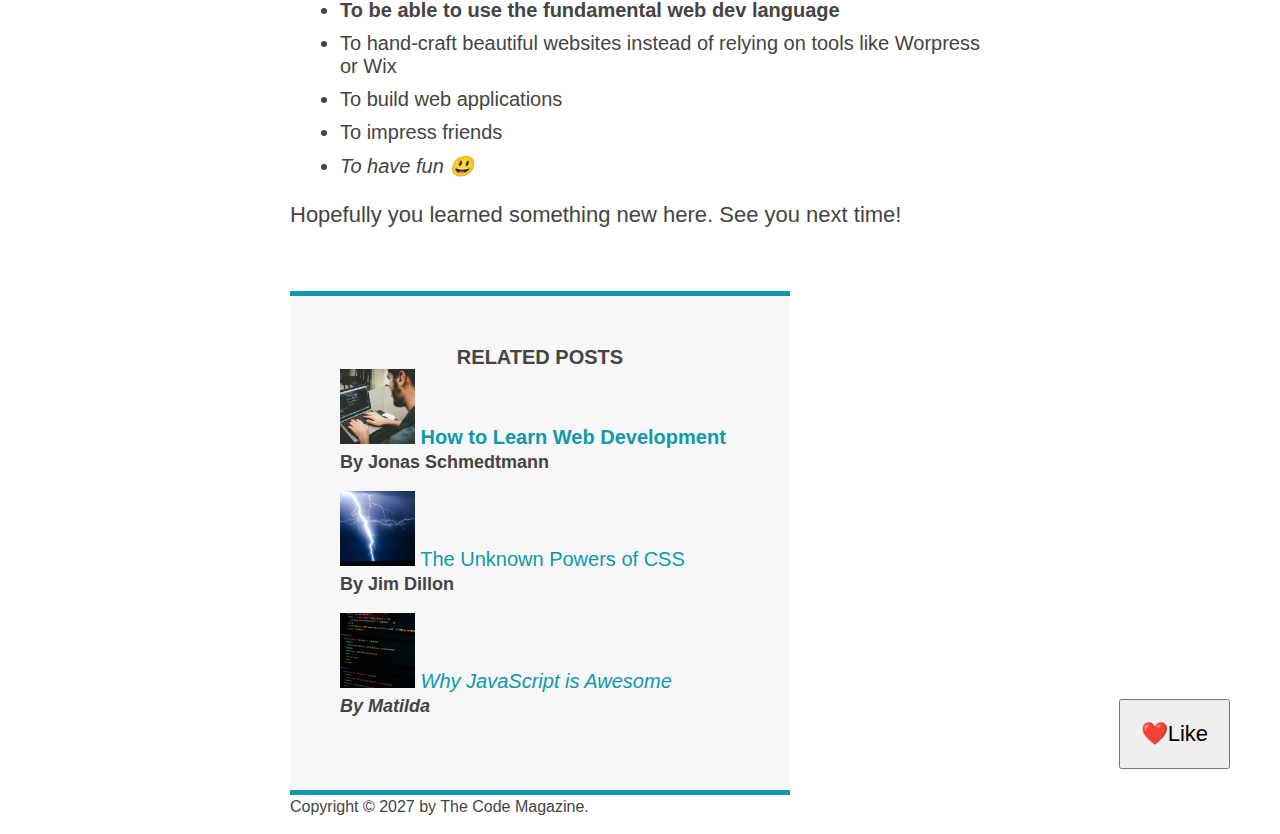
<file: starter/03-CSS-Fundamentals/index.html>
<!DOCTYPE html>
<html lang="en">
  <head>
    <meta charset="UTF-8" />
    <title>The Basic Language of the Web: HTML</title>
    <link href="style.css" rel="stylesheet" />
  </head>

  <body>
    <!--
    <h1>The Basic Language of the Web: HTML</h1>
    <h2>The Basic Language of the Web: HTML</h2>
    <h3>The Basic Language of the Web: HTML</h3>
    <h4>The Basic Language of the Web: HTML</h4>
    <h5>The Basic Language of the Web: HTML</h5>
    <h6>The Basic Language of the Web: HTML</h6>
    -->

    <div class="container">
      <header class="main-header">
        <h1>📘 The Code Magazine</h1>

        <nav>
          <a href="blog.html">Blog</a>
          <a href="#">Challenges</a>
          <a href="#">Flexbox</a>
          <a href="#">CSS Grid</a>
        </nav>
      </header>

      <article>
        <header class="post-header">
          <h2>The Basic Language of the Web: HTML</h2>

          <img
            src="img/laura-jones.jpg"
            alt="Headshot of Laura Jones"
            height="50"
            width="50"
          />

          <p id="author">
            Posted by <strong>Laura Jones</strong> on Monday, June 21st 2027
          </p>

          <img
            src="img/post-img.jpg"
            alt="HTML code on a screen"
            width="500"
            height="200"
            class="for-image"
          />
        </header>

        <p>
          All modern websites and web applications are built using three
          <em>fundamental</em>
          technologies: HTML, CSS and JavaScript. These are the languages of the
          web.
        </p>

        <p>
          In this post, let's focus on HTML. We will learn what HTML is all
          about, and why you too should learn it.
        </p>

        <h3>What is HTML?</h3>
        <p>
          HTML stands for <strong>H</strong>yper<strong>T</strong>ext
          <strong>M</strong>arkup <strong>L</strong>anguage. It's a markup
          language that web developers use to structure and describe the content
          of a webpage (not a programming language).
        </p>
        <p>
          HTML consists of elements that describe different types of content:
          paragraphs, links, headings, images, video, etc. Web browsers
          understand HTML and render HTML code as websites.
        </p>
        <p>In HTML, each element is made up of 3 parts:</p>

        <ol>
          <li>The opening tag</li>
          <li>The closing tag</li>
          <li>The actual element</li>
        </ol>

        <p>
          You can learn more at
          <a
            href="https://developer.mozilla.org/en-US/docs/Web/HTML"
            target="_blank"
            >MDN Web Docs</a
          >.
        </p>

        <h3>Why should you learn HTML?</h3>

        <p>
          There are countless reasons for learning the fundamental language of
          the web. Here are 5 of them:
        </p>

        <ul>
          <li>To be able to use the fundamental web dev language</li>
          <li>
            To hand-craft beautiful websites instead of relying on tools like
            Worpress or Wix
          </li>
          <li>To build web applications</li>
          <li>To impress friends</li>
          <li>To have fun 😃</li>
        </ul>

        <p>Hopefully you learned something new here. See you next time!</p>
      </article>

      <aside>
        <h4>Related posts</h4>

        <ul class="related">
          <li>
            <img
              src="img/related-1.jpg"
              alt="Person programming"
              width="75"
              width="75"
            />
            <a href="#">How to Learn Web Development</a>
            <p class="related-author">By Jonas Schmedtmann</p>
          </li>
          <li>
            <img
              src="img/related-2.jpg"
              alt="Lightning"
              width="75"
              heigth="75"
            />
            <a href="#">The Unknown Powers of CSS</a>
            <p class="related-author">By Jim Dillon</p>
          </li>
          <li>
            <img
              src="img/related-3.jpg"
              alt="JavaScript code on a screen"
              width="75"
              height="75"
            />
            <a href="#">Why JavaScript is Awesome</a>
            <p class="related-author">By Matilda</p>
          </li>
        </ul>
      </aside>

      <footer>
        <p id="copyright" class="copyright text">
          Copyright &copy; 2027 by The Code Magazine.
        </p>
      </footer>
    </div>

    <button>❤️Like</button>
  </body>
</html>
</file>
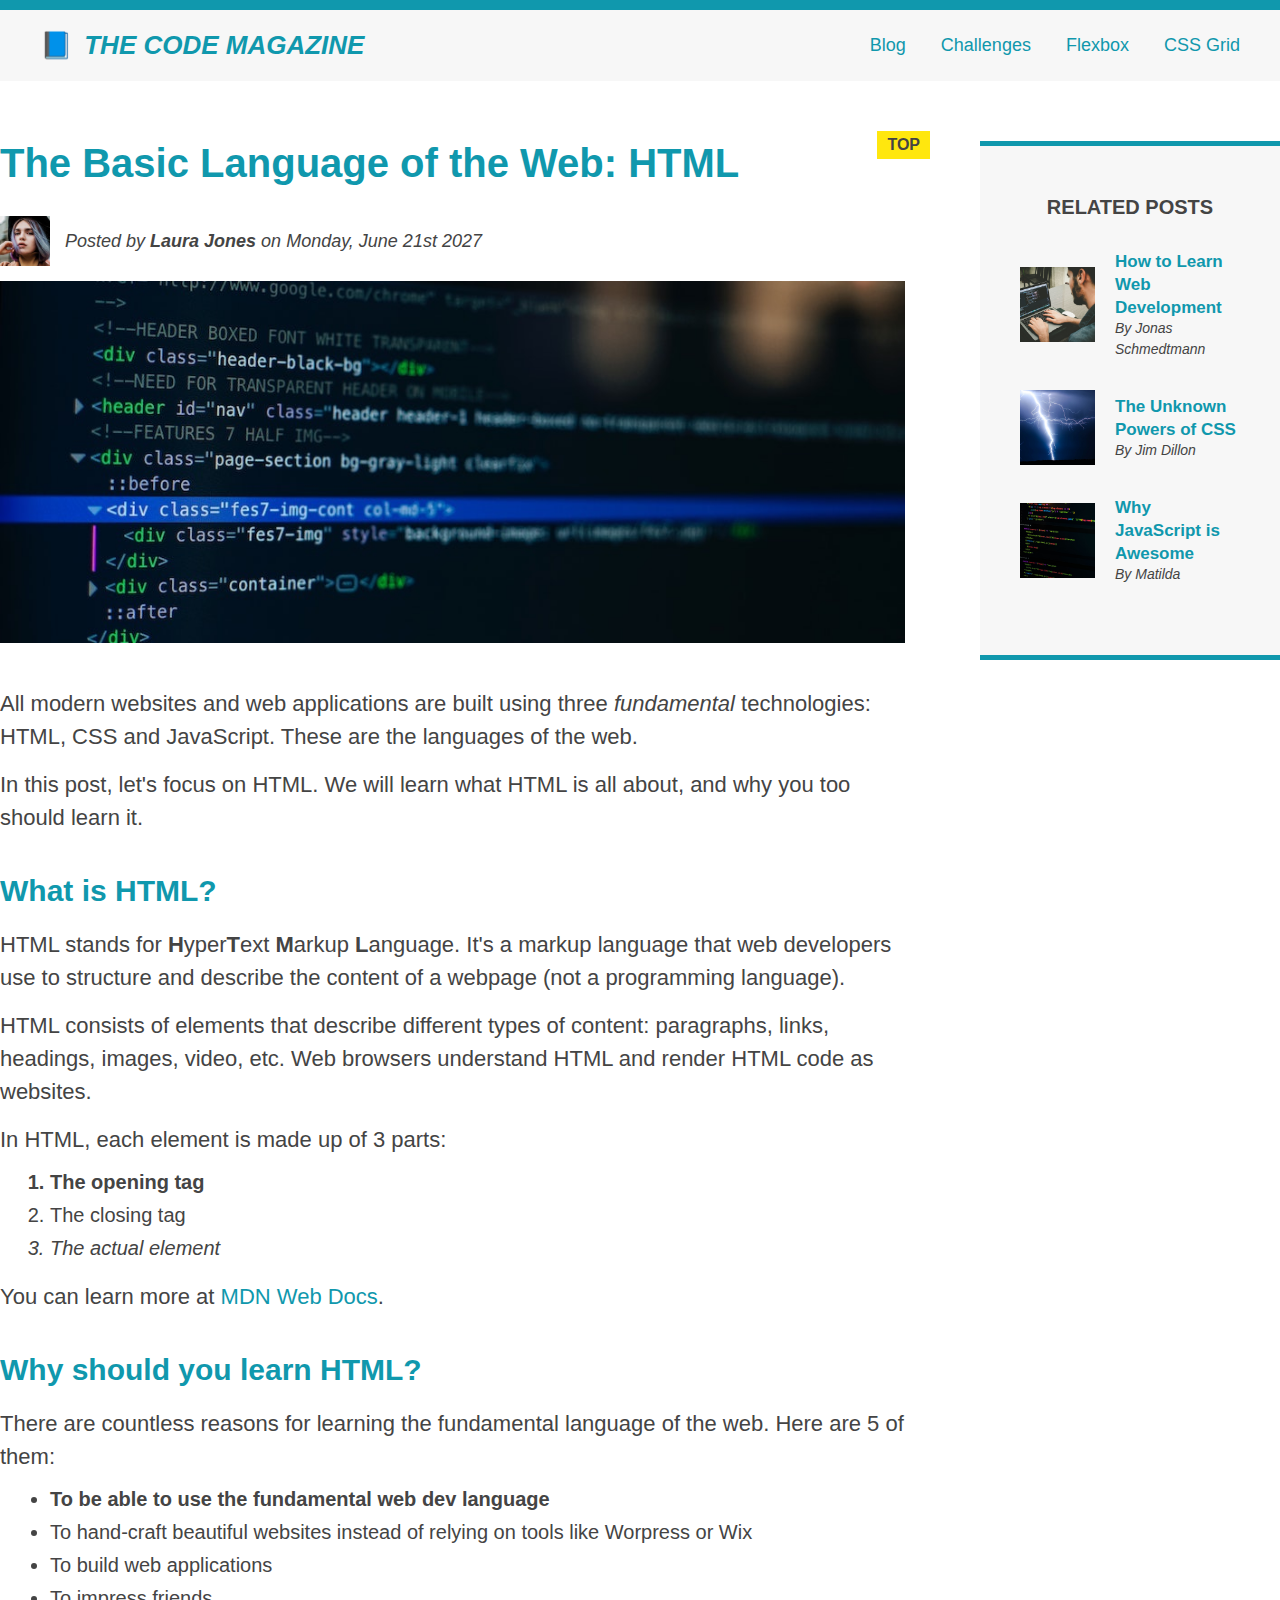
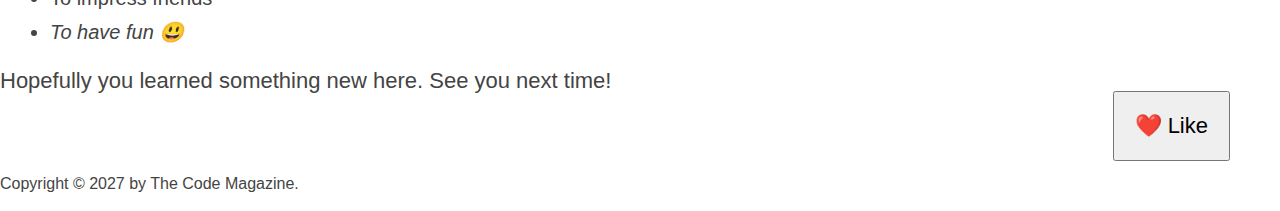
<file: starter/04-CSS-Layouts/index.html>
<!DOCTYPE html>
<html lang="en">
  <head>
    <meta charset="UTF-8" />
    <link href="style.css" rel="stylesheet" />

    <title>The Basic Language of the Web: HTML</title>
  </head>

  <body>
    <!--
    <h1>The Basic Language of the Web: HTML</h1>
    <h2>The Basic Language of the Web: HTML</h2>
    <h3>The Basic Language of the Web: HTML</h3>
    <h4>The Basic Language of the Web: HTML</h4>
    <h5>The Basic Language of the Web: HTML</h5>
    <h6>The Basic Language of the Web: HTML</h6>
    -->

    <div class="container">
      <header class="main-header clearfix">
        <h1>📘 The Code Magazine</h1>

        <nav>
          <!-- <strong>This is the navigation</strong> -->
          <a href="blog.html">Blog</a>
          <a href="#">Challenges</a>
          <a href="#">Flexbox</a>
          <a href="#">CSS Grid</a>
        </nav>

        <!-- <div class="clear"></div> -->
      </header>

      <!-- <div class="row"> -->
      <article>
        <header class="post-header">
          <h2>The Basic Language of the Web: HTML</h2>

          <div class="author-box">
            <img
              src="img/laura-jones.jpg"
              alt="Headshot of Laura Jones"
              height="50"
              width="50"
              class="author-img"
            />

            <p id="author" class="author">
              Posted by <strong>Laura Jones</strong> on Monday, June 21st 2027
            </p>
          </div>
          <img
            src="img/post-img.jpg"
            alt="HTML code on a screen"
            width="500"
            height="200"
            class="post-img"
          />
          <button>❤️ Like</button>
        </header>

        <p>
          All modern websites and web applications are built using three
          <em>fundamental</em>
          technologies: HTML, CSS and JavaScript. These are the languages of the
          web.
        </p>

        <p>
          In this post, let's focus on HTML. We will learn what HTML is all
          about, and why you too should learn it.
        </p>

        <h3>What is HTML?</h3>
        <p>
          HTML stands for <strong>H</strong>yper<strong>T</strong>ext
          <strong>M</strong>arkup <strong>L</strong>anguage. It's a markup
          language that web developers use to structure and describe the content
          of a webpage (not a programming language).
        </p>
        <p>
          HTML consists of elements that describe different types of content:
          paragraphs, links, headings, images, video, etc. Web browsers
          understand HTML and render HTML code as websites.
        </p>
        <p>In HTML, each element is made up of 3 parts:</p>

        <ol>
          <li class="first-li">The opening tag</li>
          <li>The closing tag</li>
          <li>The actual element</li>
        </ol>

        <p>
          You can learn more at
          <a
            href="https://developer.mozilla.org/en-US/docs/Web/HTML"
            target="_blank"
            >MDN Web Docs</a
          >.
        </p>

        <h3>Why should you learn HTML?</h3>

        <p>
          There are countless reasons for learning the fundamental language of
          the web. Here are 5 of them:
        </p>

        <ul>
          <li class="first-li">
            To be able to use the fundamental web dev language
          </li>
          <li>
            To hand-craft beautiful websites instead of relying on tools like
            Worpress or Wix
          </li>
          <li>To build web applications</li>
          <li>To impress friends</li>
          <li>To have fun 😃</li>
        </ul>

        <p>Hopefully you learned something new here. See you next time!</p>
      </article>

      <aside>
        <h4>Related posts</h4>

        <ul class="related">
          <li class="related-posts">
            <img
              src="img/related-1.jpg"
              alt="Person programming"
              width="75"
              height="75"
            />
            <div>
              <a href="#" class="related-link">How to Learn Web Development</a>
              <p class="related-author">By Jonas Schmedtmann</p>
            </div>
          </li>
          <li class="related-posts">
            <img
              src="img/related-2.jpg"
              alt="Lightning"
              width="75"
              height="75"
            />
            <div>
              <a href="#" class="related-link">The Unknown Powers of CSS</a>
              <p class="related-author">By Jim Dillon</p>
            </div>
          </li>
          <li class="related-posts">
            <img
              src="img/related-3.jpg"
              alt="JavaScript code on a screen"
              width="75"
              height="75"
            />
            <div>
              <a href="#" class="related-link">Why JavaScript is Awesome</a>
              <p class="related-author">By Matilda</p>
            </div>
          </li>
        </ul>
      </aside>
      <!-- </div> -->
      <footer>
        <p id="copyright" class="copyright text">
          Copyright &copy; 2027 by The Code Magazine.
        </p>
      </footer>
    </div>
  </body>
</html>
</file>
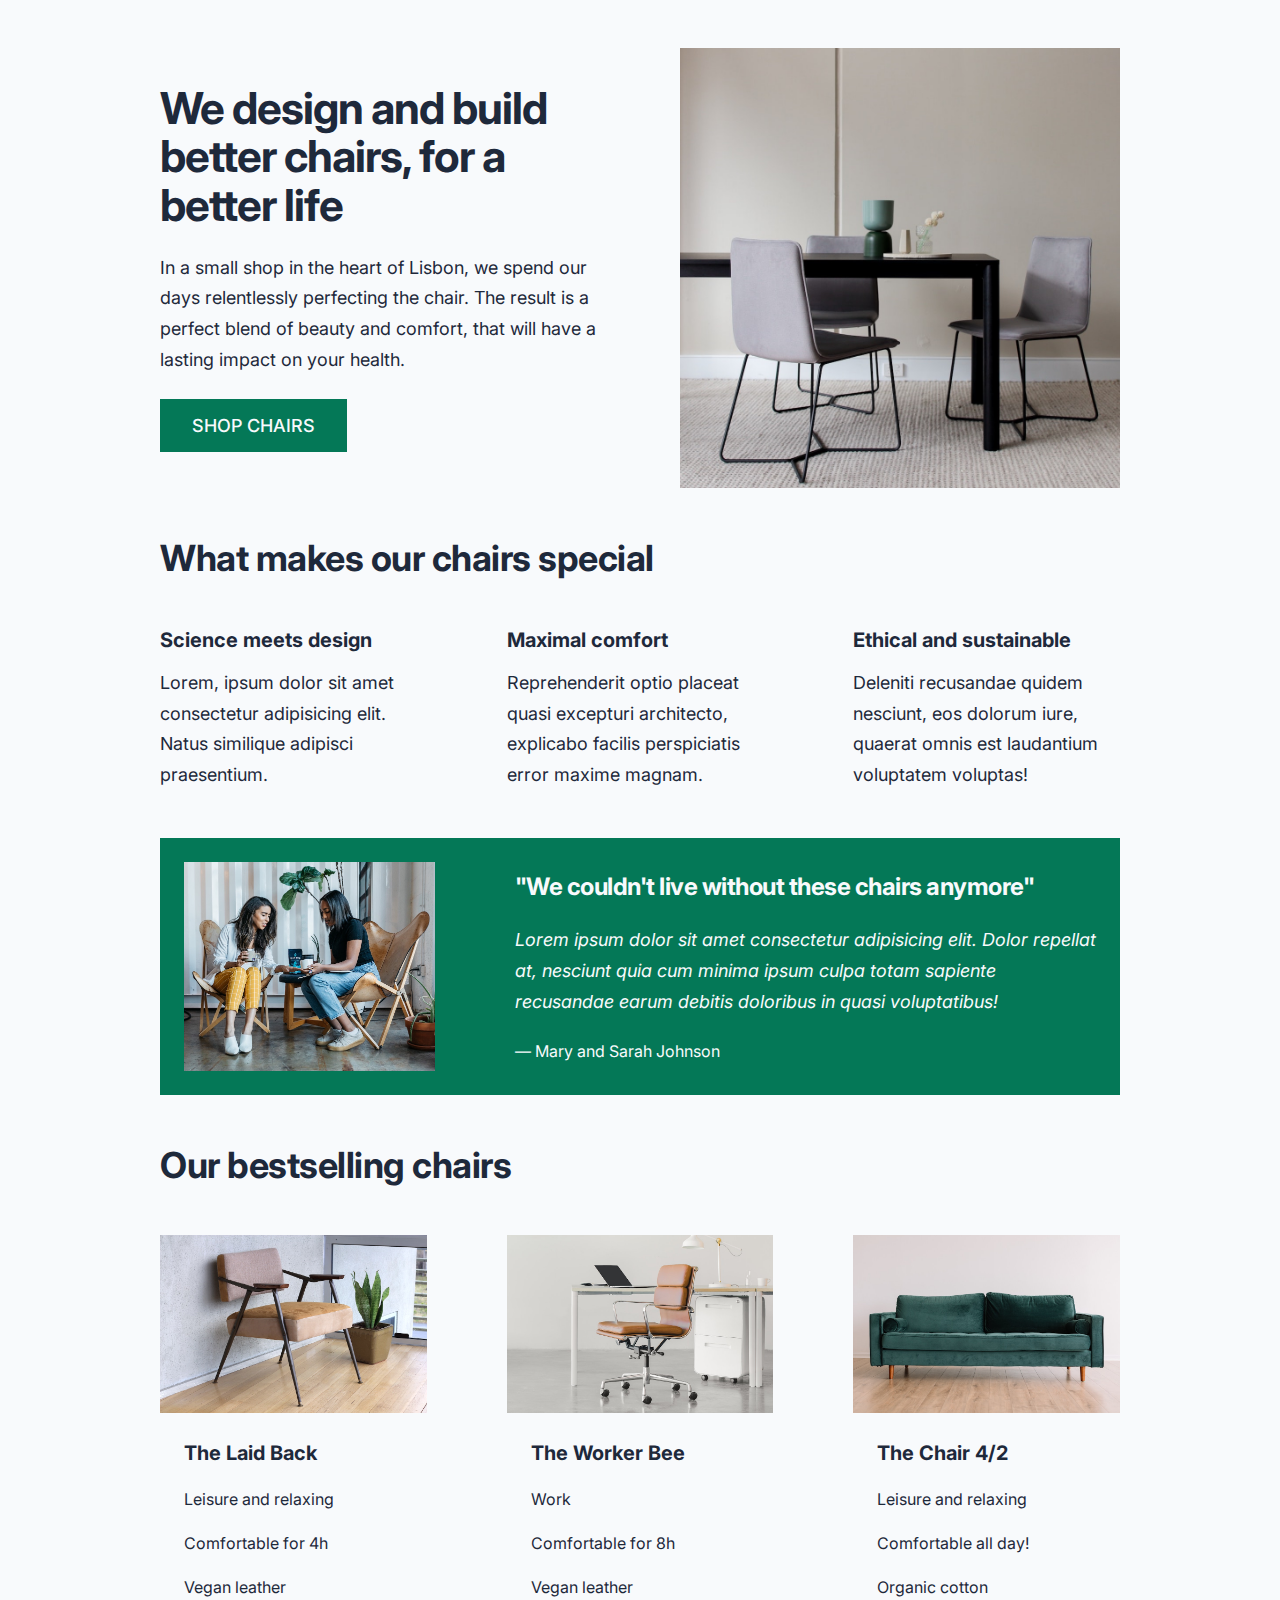
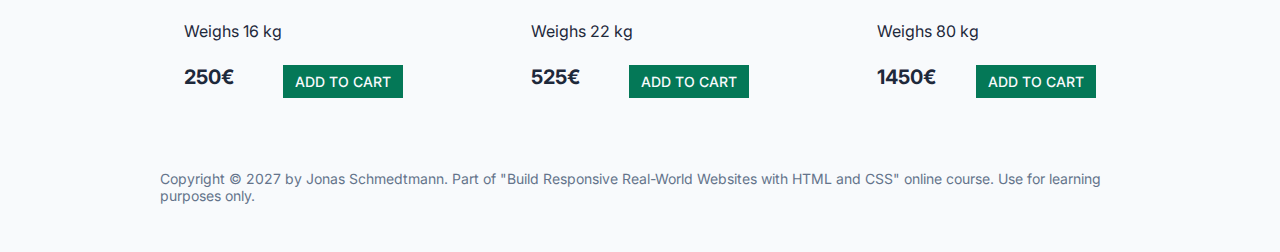
<file: starter/05-Design/index.html>
<!DOCTYPE html>
<html lang="en">
  <head>
    <meta charset="UTF-8" />
    <meta http-equiv="X-UA-Compatible" content="IE=edge" />
    <meta name="viewport" content="width=device-width, initial-scale=1.0" />
    <link rel="preconnect" href="https://fonts.googleapis.com" />
    <link rel="preconnect" href="https://fonts.gstatic.com" crossorigin />
    <link
      href="https://fonts.googleapis.com/css2?family=Inter:ital,opsz,wght@0,14..32,100..900;1,14..32,100..900&display=swap"
      rel="stylesheet"
    />

    <link rel="stylesheet" href="style.css" />
    <title>Lisbon Chair Shop</title>
  </head>
  <body>
    <div class="container">
      <header>
        <div class="header-text-box">
          <h1>We design and build better chairs, for a better life</h1>
          <p class="header-text">
            In a small shop in the heart of Lisbon, we spend our days
            relentlessly perfecting the chair. The result is a perfect blend of
            beauty and comfort, that will have a lasting impact on your health.
          </p>
          <a class="btn btn--big" href="#">Shop chairs</a>
        </div>
        <img src="hero.jpg" alt="Photo" />
      </header>

      <section>
        <h2>What makes our chairs special</h2>
        <div class="grid-3-cols">
          <div>
            <p class="features-title"><strong>Science meets design</strong></p>
            <p class="features-text">
              Lorem, ipsum dolor sit amet consectetur adipisicing elit. Natus
              similique adipisci praesentium.
            </p>
          </div>

          <div>
            <p class="features-title">
              <strong>Maximal comfort</strong>
            </p>
            <p class="features-text">
              Reprehenderit optio placeat quasi excepturi architecto, explicabo
              facilis perspiciatis error maxime magnam.
            </p>
          </div>

          <div>
            <p class="features-title">
              <strong>Ethical and sustainable</strong>
            </p>
            <p class="features-text">
              Deleniti recusandae quidem nesciunt, eos dolorum iure, quaerat
              omnis est laudantium voluptatem voluptas!
            </p>
          </div>
        </div>
      </section>

      <section class="testimonial-section">
        <div class="grid-3-cols">
          <img src="customers.jpg" alt="People sitting on chairs" />
          <div class="testimonial-box">
            <h2>"We couldn't live without these chairs anymore"</h2>
            <blockquote class="testimonial-text">
              Lorem ipsum dolor sit amet consectetur adipisicing elit. Dolor
              repellat at, nesciunt quia cum minima ipsum culpa totam sapiente
              recusandae earum debitis doloribus in quasi voluptatibus!
            </blockquote>
            <p class="testimonial-author">&mdash; Mary and Sarah Johnson</p>
          </div>
        </div>
      </section>

      <section>
        <h2>Our bestselling chairs</h2>
        <div class="grid-3-cols">
          <figure class="chair">
            <img src="chair-1.jpg" alt="Chair" />
            <div class="chair-box">
              <h3>The Laid Back</h3>
              <ul class="chair-details">
                <li>
                  <!-- Span is a generic INLINE text element, it doesn't have any meaning. It's like a div element, but inline -->
                  <span>Leisure and relaxing</span>
                </li>
                <li>
                  <span>Comfortable for 4h</span>
                </li>
                <li>
                  <span>Vegan leather</span>
                </li>
                <li>
                  <span>Weighs 16 kg</span>
                </li>
              </ul>
              <div class="chair-price">
                <strong>250€</strong>
                <a href="#" class="btn btn--small">Add to cart</a>
              </div>
            </div>
          </figure>

          <figure class="chair">
            <img src="chair-2.jpg" alt="Chair" />
            <div class="chair-box">
              <h3>The Worker Bee</h3>
              <ul class="chair-details">
                <li>
                  <span>Work</span>
                </li>
                <li>
                  <span>Comfortable for 8h</span>
                </li>
                <li>
                  <span>Vegan leather</span>
                </li>
                <li>
                  <span>Weighs 22 kg</span>
                </li>
              </ul>
              <div class="chair-price">
                <strong>525€</strong>
                <a href="#" class="btn btn--small">Add to cart</a>
              </div>
            </div>
          </figure>

          <figure class="chair">
            <img src="chair-3.jpg" alt="Chair" />
            <div class="chair-box">
              <h3>The Chair 4/2</h3>
              <ul class="chair-details">
                <li>
                  <span>Leisure and relaxing</span>
                </li>
                <li>
                  <span>Comfortable all day!</span>
                </li>
                <li>
                  <span>Organic cotton</span>
                </li>
                <li>
                  <span>Weighs 80 kg</span>
                </li>
              </ul>
              <div class="chair-price">
                <strong>1450€</strong>
                <a href="#" class="btn btn--small">Add to cart</a>
              </div>
            </div>
          </figure>
        </div>
      </section>

      <footer>
        Copyright &copy; 2027 by Jonas Schmedtmann. Part of "Build Responsive
        Real-World Websites with HTML and CSS" online course. Use for learning
        purposes only.
      </footer>
    </div>
  </body>
</html>
</file>
<file: final/03-CSS-Fundamentals/style.css>
* {
  /* border-top: 10px solid #1098ad; */
  margin: 0;
  padding: 0;
}

/* PAGE SECTIONS */
body {
  color: #444;
  font-family: sans-serif;

  border-top: 10px solid #1098ad;
  position: relative;
}

.container {
  width: 800px;
  /* margin-left: auto;
  margin-right: auto; */
  margin: 0 auto;
}

.main-header {
  background-color: #f7f7f7;
  /* padding: 20px;
  padding-left: 40px;
  padding-right: 40px; */
  padding: 20px 40px;
  margin-bottom: 60px;
  /* height: 80px; */
}

nav {
  font-size: 18px;
  /* text-align: center; */
}

article {
  margin-bottom: 60px;
}

.post-header {
  margin-bottom: 40px;
  /* position: relative; */
}

aside {
  background-color: #f7f7f7;
  border-top: 5px solid #1098ad;
  border-bottom: 5px solid #1098ad;
  /* padding-top: 50px;
  padding-bottom: 50px; */
  padding: 50px 0;
  width: 500px;
}

/* SMALLER ELEMENTS */
h1,
h2,
h3 {
  color: #1098ad;
}

h1 {
  font-size: 26px;
  text-transform: uppercase;
  font-style: italic;
}

h2 {
  font-size: 40px;
  margin-bottom: 30px;
}

h3 {
  font-size: 30px;
  margin-bottom: 20px;
  margin-top: 40px;
}

h4 {
  font-size: 20px;
  text-transform: uppercase;
  text-align: center;
}

p {
  font-size: 22px;
  line-height: 1.5;
  margin-bottom: 15px;
}

ul,
ol {
  margin-left: 50px;
  margin-bottom: 20px;
}

li {
  font-size: 20px;
  margin-bottom: 10px;
  /* display: inline; */
}

li:last-child {
  margin-bottom: 0;
}

/* footer p {
  font-size: 16px;
} */

/* article header p {
  font-style: italic;
} */

#author {
  font-style: italic;
  font-size: 18px;
}

#copyright {
  font-size: 16px;
}

.related-author {
  font-size: 18px;
  font-weight: bold;
}

/* ul {
  list-style: none;
} */

.related {
  list-style: none;
}

body {
  /* background-color: orangered; */
}

/* .first-li {
  font-weight: bold;
} */

li:first-child {
  font-weight: bold;
}

li:last-child {
  font-style: italic;
}

li:nth-child(even) {
  /* color: red; */
}

/* Misconception: this won't work! */
article p:first-child {
  color: red;
}

/* Styling links */
a:link {
  color: #1098ad;
  text-decoration: none;
}

a:visited {
  /* color: #777; */
  color: #1098ad;
}

a:hover {
  color: orangered;
  font-weight: bold;
  text-decoration: underline orangered;
}

a:active {
  background-color: black;
  font-style: italic;
}
/* LVHA */

.post-img {
  width: 100%;
  height: auto;
}

nav a:link {
  /* background-color: orangered;
  margin: 20px;
  padding: 20px;

  display: block; */

  margin-right: 30px;
  margin-top: 10px;
  display: inline-block;
}

nav a:link:last-child {
  margin-right: 0;
}

button {
  font-size: 22px;
  padding: 20px;
  cursor: pointer;

  position: absolute;
  /* top: 50px;
  left: 50px; */
  bottom: 50px;
  right: 50px;
}

h1::first-letter {
  font-style: normal;
  margin-right: 5px;
}

h3 + p::first-line {
  /* color: red; */
}

h2 {
  /* background-color: orange; */
  position: relative;
}

h2::before {
  content: "TOP";
  background-color: #ffe70e;
  color: #444;
  font-size: 16px;
  font-weight: bold;
  display: inline-block;
  padding: 5px 10px;
  position: absolute;
  top: -10px;
  right: -25px;
}

/* Resolving conflicts */
/* #copyright {
  color: red;
}

.copyright {
  color: blue;
}

.text {
  color: yellow;
}

footer p {
  color: green !important;
} */

/* nav a:link,
nav p {
  font-size: 18px;
} */
</file>
<file: final/04-CSS-Layouts/style.css>
* {
  /* border-top: 10px solid #1098ad; */
  margin: 0;
  padding: 0;
  box-sizing: border-box;
}

/* PAGE SECTIONS */
body {
  color: #444;
  font-family: sans-serif;

  border-top: 10px solid #1098ad;
  position: relative;
}

.container {
  width: 1200px;
  /* margin-left: auto;
  margin-right: auto; */
  margin: 0 auto;
}

.main-header {
  background-color: #f7f7f7;
  /* padding: 20px;
  padding-left: 40px;
  padding-right: 40px; */
  padding: 20px 40px;
  /* margin-bottom: 60px; */
  /* height: 80px; */
}

nav {
  font-size: 18px;
  /* text-align: center; */
}

article {
  /* margin-bottom: 60px; */
}

.post-header {
  margin-bottom: 40px;
  /* position: relative; */
}

aside {
  background-color: #f7f7f7;
  border-top: 5px solid #1098ad;
  border-bottom: 5px solid #1098ad;
  padding: 50px 40px;
}

/* SMALLER ELEMENTS */
h1,
h2,
h3 {
  color: #1098ad;
}

h1 {
  font-size: 26px;
  text-transform: uppercase;
  font-style: italic;
}

h2 {
  font-size: 40px;
  margin-bottom: 30px;
}

h3 {
  font-size: 30px;
  margin-bottom: 20px;
  margin-top: 40px;
}

h4 {
  font-size: 20px;
  text-transform: uppercase;
  text-align: center;
  margin-bottom: 30px;
}

p {
  font-size: 22px;
  line-height: 1.5;
  margin-bottom: 15px;
}

ul,
ol {
  margin-left: 50px;
  margin-bottom: 20px;
}

li {
  font-size: 20px;
  margin-bottom: 10px;
  /* display: inline; */
}

li:last-child {
  margin-bottom: 0;
}

/* footer p {
  font-size: 16px;
} */

/* article header p {
  font-style: italic;
} */

#author {
  font-style: italic;
  font-size: 18px;
}

#copyright {
  font-size: 16px;
}

.related-author {
  font-size: 18px;
  font-weight: bold;
}

/* ul {
  list-style: none;
} */

.related {
  list-style: none;
  margin-left: 0;
}

body {
  /* background-color: orangered; */
}

/* .first-li {
  font-weight: bold;
} */

li:first-child {
  font-weight: bold;
}

li:last-child {
  font-style: italic;
}

li:nth-child(even) {
  /* color: red; */
}

/* Misconception: this won't work! */
article p:first-child {
  color: red;
}

/* Styling links */
a:link {
  color: #1098ad;
  text-decoration: none;
}

a:visited {
  /* color: #777; */
  color: #1098ad;
}

a:hover {
  color: orangered;
  font-weight: bold;
  text-decoration: underline orangered;
}

a:active {
  background-color: black;
  font-style: italic;
}
/* LVHA */

.post-img {
  width: 100%;
  height: auto;
}

nav a:link {
  /* background-color: orangered;
  margin: 20px;
  padding: 20px;

  display: block; */

  margin-right: 30px;
  display: inline-block;
}

nav a:link:last-child {
  margin-right: 0;
}

button {
  font-size: 22px;
  padding: 20px;
  cursor: pointer;

  position: absolute;
  /* top: 50px;
  left: 50px; */
  bottom: 50px;
  right: 50px;
}

h1::first-letter {
  font-style: normal;
  margin-right: 5px;
}

h3 + p::first-line {
  /* color: red; */
}

h2 {
  /* background-color: orange; */
  position: relative;
}

h2::before {
  content: "TOP";
  background-color: #ffe70e;
  color: #444;
  font-size: 16px;
  font-weight: bold;
  display: inline-block;
  padding: 5px 10px;
  position: absolute;
  top: -10px;
  right: -25px;
}

/* Resolving conflicts */
/* #copyright {
  color: red;
}

.copyright {
  color: blue;
}

.text {
  color: yellow;
}

footer p {
  color: green !important;
} */

/* nav a:link,
nav p {
  font-size: 18px;
} */

/* FLOATS */
/*
.author-img {
  float: left;
  margin-bottom: 20px;
}

.author {
  float: left;
  margin-top: 10px;
  margin-left: 20px;
}

h1 {
  float: left;
}

nav {
  float: right;
}

.clear {
  clear: both;
}

.clearfix::after {
  clear: both;
  content: "";
  display: block;
}

article {
  width: 825px;
  float: left;
}

aside {
  width: 300px;
  float: right;
}

footer {
  clear: both;
}
*/

/* FLEXBOX */
.main-header {
  display: flex;
  align-items: center;
  justify-content: space-between;
}

.author-box {
  display: flex;
  align-items: center;
  margin-bottom: 15px;
}

.author {
  margin-bottom: 0;
  margin-left: 15px;
}

.related-post {
  display: flex;
  align-items: center;
  gap: 20px;
  margin-bottom: 30px;
}

.related-link:link {
  font-size: 17px;
  font-weight: bold;
  font-style: normal;
  margin-bottom: 5px;
  display: block;
}

.related-author {
  margin-bottom: 0;
  font-size: 14px;
  font-weight: normal;
  font-style: italic;
}

/* FLEXBOX LAYOUT */
/* .row {
  display: flex;
  align-items: flex-start;
  gap: 75px;
  margin-bottom: 60px;
}

article {
  flex: 1;
  margin-bottom: 0;
}

aside {
  
  DEFAULTS:
  flex-grow: 0;
  flex-shrink: 1;
  flex-basis: auto;

  flex: 0 0 300px;
} */

/* CSS GRID LAYOUT */
.container {
  display: grid;
  grid-template-columns: 1fr 300px;
  column-gap: 75px;
  row-gap: 60px;
  align-items: start;
}

.main-header {
  /* grid-column: 1 / span 2; */
  grid-column: 1 / -1;
}

article {
}

aside {
}

footer {
  grid-column: 1 / -1;
}
</file>
<file: final/05-Design/style.css>
/*
SPACING SYSTEM (px)
2 / 4 / 8 / 12 / 16 / 24 / 32 / 48 / 64 / 80 / 96 / 128

FONT SIZE SYSTEM (px)
10 / 12 / 14 / 16 / 18 / 20 / 24 / 30 / 36 / 44 / 52 / 62 / 74 / 86 / 98
*/

/* 
MAIN COLOR: #087f5b
GREY COLOR: #343a40
*/

* {
  margin: 0;
  padding: 0;
  box-sizing: border-box;
}

/* ------------------------ */
/* GENERAL STYLES */
/* ------------------------ */
body {
  font-family: "Inter", sans-serif;
  color: #343a40;
  border-bottom: 8px solid #087f5b;
}

.container {
  width: 960px;
  margin: 0 auto;
}

header,
section {
  margin-bottom: 96px;
}

h2 {
  margin-bottom: 48px;
  font-size: 36px;
  letter-spacing: -0.5px;
  /* 24 / 30 / 36 */
}

.grid-3-cols {
  display: grid;
  grid-template-columns: repeat(3, 1fr);
  column-gap: 80px;
}

.btn:link,
.btn:visited {
  background-color: #087f5b;
  color: #fff;
  text-decoration: none;
  text-transform: uppercase;
  font-weight: 500;

  display: inline-block;
  border-radius: 100px;
}

.btn:hover,
.btn:active {
  background-color: #099268;
}

.btn--big {
  font-size: 18px;
  padding: 16px 32px;
}

.btn--small {
  font-size: 14px;
  padding: 8px 12px;
}

img {
  border-radius: 12px;
}

/* ------------------------ */
/* COMPONENT STYLES */
/* ------------------------ */

/* HEADER */
header {
  display: grid;
  grid-template-columns: repeat(2, 1fr);
  column-gap: 80px;
  margin-top: 64px;
}

.header-text-box {
  align-self: center;
}

h1 {
  margin-bottom: 32px;
  font-size: 44px;
  line-height: 1.1;
  letter-spacing: -1px;
  /* 44 / 52 / 62 */

  /* text-shadow: 0 5px 5px rgba(0, 0, 0, 0.2); */
}

.header-text {
  margin-bottom: 24px;
  font-size: 18px;
  line-height: 1.7;
}

img {
  width: 100%;
}

/* FEATURES */
.features-icon {
  stroke: #087f5b;
  width: 32px;
  heigh: 32px;
  margin-bottom: 24px;
}

.features-title {
  margin-bottom: 16px;
  font-size: 20px;
}

.features-text {
  font-size: 18px;
  line-height: 1.7;
}

/* TESTIMONIAL */
.testimonial-section {
  background-color: #087f5b;
  color: #fff;
  padding: 24px;
  border-radius: 12px;
}

.testimonial-box {
  grid-column: 2 / -1;
  align-self: center;
}

.testimonial-box h2 {
  margin-bottom: 24px;
  /* 20 / 24 / 30 */
  font-size: 24px;
}

.testimonial-text {
  font-style: italic;
  margin-bottom: 24px;
  font-size: 18px;
  line-height: 1.7;
  color: ##e6fcf5;
}

.testimonial-author {
  color: #c3fae8;
}

/* CHAIRS */
.chair {
  box-shadow: 0 20px 30px 0 rgba(0, 0, 0, 0.07);
  border-radius: 12px;
}

.chair img {
  border-bottom-left-radius: 0;
  border-bottom-right-radius: 0;
}

.chair-box {
  padding: 32px;
}

h3 {
  margin-bottom: 24px;
  font-size: 20px;
}

.chair-details {
  list-style: none;
  margin-bottom: 48px;
}

.chair-details li {
  display: flex;
  align-items: center;
  gap: 12px;
  margin-bottom: 16px;
}

.chair-details li:last-child {
  margin-bottom: 0;
}

.chair-icon {
  stroke: #087f5b;
  width: 24px;
  height: 24px;
}

.chair-price {
  display: flex;
  justify-content: space-between;
  align-items: center;
  font-size: 20px;
}

footer {
  margin-bottom: 48px;
  font-size: 14px;
  color: #495057;
}
</file>
<file: starter/03-CSS-Fundamentals/style.css>
* {
  margin: 0;
  padding: 0;
}

/* Page Sections */

body {
  color: #444;
  font-family: sans-serif;
  border-top: 10px solid #1098ad;
  position: relative;
}

.container {
  width: 700px;
  /* margin-left: auto;
  margin-right: auto; */
  margin: 0px auto;
}

.main-header {
  background-color: #f7f7f7;
  /* padding: 20px;
  padding-left: 40px;
  padding-right: 40px; */
  padding: 20px 40px;
  margin-bottom: 60px;
  /* height: 80px; */
}

article {
  margin-bottom: 60px;
}

nav {
  font-size: 18px;
}

.post-header {
  margin-bottom: 40px;
}

aside {
  background-color: #f7f7f7;
  border-top: 5px solid #1098ad;
  border-bottom: 5px solid #1098ad;
  padding: 50px 0px;
  width: 500px;
}

/* Smaller Elements */

h1,
h2,
h3 {
  color: #1098ad;
}

h1 {
  font-size: 26px;
  text-transform: uppercase;
  font-style: italic;
}

h2 {
  font-size: 40px;
  margin-bottom: 30px;
}

h3 {
  font-size: 30px;
  margin-bottom: 30px;
  margin-top: 40px;
}

h4 {
  font-size: 20px;
  text-transform: uppercase;
  text-align: center;
}

p {
  font-size: 22px;
  line-height: 1.5;
  margin-bottom: 15px;
}

ul,
ol {
  margin-left: 50px;
  margin-bottom: 20px;
}

li {
  font-size: 20px;
  margin-bottom: 10px;
  /* display: inline; */
}

li:last-child {
  margin-bottom: 0;
}

/* footer p {
  font-size: 16px;
} */

/* article header p {
  font-style: italic;
}
*/

#author {
  font-style: italic;
  font-size: 18px;
}

#copyright {
  font-size: 16px;
}

.related-author {
  font-size: 18px;
  font-weight: bold;
}

.related {
  list-style: none;
}

/* .first-li {
  font-weight: bold;
} */

li:first-child {
  font-weight: bold;
}

li:last-child {
  font-style: italic;
}

/* li:nth-child(even) {
  color: red;
} */

/* article p:first-child {
  color: red;
} */
a:link {
  color: #1098ad;
  text-decoration: none;
}

a:visited {
  color: #1098ad;
}

a:hover {
  color: orangered;
  font-weight: bold;
  text-decoration: underline color(srgb red green blue);
}

a:active {
  background-color: black;
  font-style: italic;
}

.for-image {
  width: 100%;
  height: auto;
}

nav a:link {
  /* background-color: orangered;
  margin: 20px;
  padding: 20px; */
  display: inline-block;

  margin-right: 30px;
  margin-top: 10px;
}

nav a:link:last-child {
  margin-right: 0px;
}

button {
  font-size: 22px;
  padding: 20px;
  cursor: pointer;

  position: absolute;
  bottom: 50px;
  right: 50px;
}

h1::first-letter {
  font-style: normal;
  margin-right: 5px;
}

h2 {
  background-color: orange;
  position: relative;
}

h2::after {
  content: "Top";
  background-color: #ffe70e;
  font-size: 16px;
  font-weight: bold;
  display: inline-block;
  padding: 5px 10px;
  position: absolute;
  top: -15px;
  right: -25px;
}

/* p::first-line {
} */
/* resolving conflicts*/

/* #copyright {
  color: red;
} */

/* .copyright {
  color: blue;
}

.text {
  color: yellow;
}

footer p {
  color: green;
} */

/* nav a:link {
font-size: 18px;
} */

/* * {
  font-family: sans-serif;
} */
</file>
<file: starter/04-CSS-Layouts/style.css>
* {
  /* border-top: 10px solid #1098ad; */
  margin: 0;
  padding: 0;
  box-sizing: border-box;
}

/* PAGE SECTIONS */
body {
  color: #444;
  font-family: sans-serif;

  border-top: 10px solid #1098ad;
  position: relative;
}

.container {
  /* width: 800px; */
  /* margin-left: auto;
  margin-right: auto; */
  margin: 0 auto;
}

.main-header {
  background-color: #f7f7f7;
  /* padding: 20px;
  padding-left: 40px;
  padding-right: 40px; */
  padding: 20px 40px;
  /* margin-bottom: 60px; */
  /* height: 80px; */
}

nav {
  font-size: 18px;
  /* text-align: center; */
}

article {
  /* margin-bottom: 60px; */
}

.post-header {
  margin-bottom: 40px;
  /* position: relative; */
}

aside {
  background-color: #f7f7f7;
  border-top: 5px solid #1098ad;
  border-bottom: 5px solid #1098ad;
  /* padding-top: 50px;
  padding-bottom: 50px; */
  padding: 50px 40px;
  /* width: 500px; */
}

/* SMALLER ELEMENTS */
h1,
h2,
h3 {
  color: #1098ad;
}

h1 {
  font-size: 26px;
  text-transform: uppercase;
  font-style: italic;
}

h2 {
  font-size: 40px;
  margin-bottom: 30px;
}

h3 {
  font-size: 30px;
  margin-bottom: 20px;
  margin-top: 40px;
}

h4 {
  font-size: 20px;
  text-transform: uppercase;
  text-align: center;
  margin-bottom: 30px;
}

p {
  font-size: 22px;
  line-height: 1.5;
  margin-bottom: 15px;
}

ul,
ol {
  margin-left: 50px;
  margin-bottom: 20px;
}

li {
  font-size: 20px;
  margin-bottom: 10px;
  /* display: inline; */
}

li:last-child {
  margin-bottom: 0;
}

/* footer p {
  font-size: 16px;
} */

/* article header p {
  font-style: italic;
} */

#author {
  font-style: italic;
  font-size: 18px;
}

#copyright {
  font-size: 16px;
}

.related-author {
  font-size: 18px;
  font-weight: bold;
}

/* ul {
  list-style: none;
} */

.related {
  list-style: none;
  margin-left: 0;
}

body {
  /* background-color: orangered; */
}

/* .first-li {
  font-weight: bold;
} */

li:first-child {
  font-weight: bold;
}

li:last-child {
  font-style: italic;
}

li:nth-child(even) {
  /* color: red; */
}

/* Misconception: this won't work! */
article p:first-child {
  color: red;
}

/* Styling links */
a:link {
  color: #1098ad;
  text-decoration: none;
}

a:visited {
  /* color: #777; */
  color: #1098ad;
}

a:hover {
  color: orangered;
  font-weight: bold;
  text-decoration: underline orangered;
}

a:active {
  background-color: black;
  font-style: italic;
}
/* LVHA */

.post-img {
  width: 100%;
  height: auto;
}

nav a:link {
  /* background-color: orangered;
  margin: 20px;
  padding: 20px;

  display: block; */

  margin-right: 30px;
  display: inline-block;
}

nav a:link:last-child {
  margin-right: 0;
}

button {
  font-size: 22px;
  padding: 20px;
  cursor: pointer;

  position: absolute;
  /* top: 50px;
  left: 50px; */
  bottom: 50px;
  right: 50px;
}

h1::first-letter {
  font-style: normal;
  margin-right: 5px;
}

h3 + p::first-line {
  /* color: red; */
}

h2 {
  /* background-color: orange; */
  position: relative;
}

h2::before {
  content: "TOP";
  background-color: #ffe70e;
  color: #444;
  font-size: 16px;
  font-weight: bold;
  display: inline-block;
  padding: 5px 10px;
  position: absolute;
  top: -10px;
  right: -25px;
}

/* Resolving conflicts */
/* #copyright {
  color: red;
}

.copyright {
  color: blue;
}

.text {
  color: yellow;
}

footer p {
  color: green !important;
} */

/* nav a:link,
nav p {
  font-size: 18px;
} */

/* FLOATS */
/*
.author-img {
  float: left;
  margin-bottom: 20px;
}

.author {
  padding-left: 80px;
  margin-top: 10px;
  float: left;
  margin-left: 20px;
}

h1 {
  float: left;
}

nav {
  float: right;
}

.clear {
  clear: both;
}

.clearfix::after {
  clear: both;
  content: "";
  display: block;
}

article {
  /* background-color: red; */
/* width: 700px;
  float: left;
}

aside {
  /* background-color: green; */
/* width: 300px;
  float: right;
} */

/* footer {
  /* background-color: yellow; */
/* clear: both; */
/* } */

/* Flexbox */
.main-header {
  display: flex;
  align-items: center;
  justify-content: space-between;
}

.author-box {
  display: flex;
  align-items: center;
  margin-bottom: 15px;
}

.author {
  margin: 0;
  margin-left: 15px;
}

.related-posts {
  display: flex;
  align-items: center;
  gap: 20px;
  margin-bottom: 30px;
}

.related-link:link {
  font-size: 17px;
  font-weight: bold;
  font-style: normal;
}

.related-author {
  margin-bottom: 0;
  font-size: 14px;
  font-weight: normal;
  font-style: italic;
}

/* Flex Box Layout */

/* .row {
  display: flex;
  gap: 75px;
  margin-bottom: 60px;
  align-items: flex-start;
}

article {
  flex: 1;
  margin-bottom: 0;
}

aside {
  flex: 0 0 300px;
} */

/* CSS Grid Layout */

.container {
  display: grid;
  grid-template-columns: 1fr 300px;
  column-gap: 75px;
  row-gap: 60px;
  align-items: start;
}

.main-header {
  /* grid-column: 1 / span 2; */
  grid-column: 1 / -1;
}

article {
}

aside {
}

footer {
  grid-column: 1 / -1;
}
</file>
<file: starter/05-Design/style.css>
/*
SPACING SYSTEM (px)
2 / 4 / 8 / 12 / 16 / 24 / 32 / 48 / 64 / 80 / 96 / 128

FONT SIZE SYSTEM (px)
10 / 12 / 14 / 16 / 18 / 20 / 24 / 30 / 36 / 44 / 52 / 62 / 74 / 86 / 98
*/

/* 
Main Color: #047857
Grey Color: #1e293b
*/

* {
  margin: 0;
  padding: 0;
  box-sizing: border-box;
}

/* ------------------------ */
/* GENERAL STYLES */
/* ------------------------ */
body {
  font-family: "inter", sans-serif;
  color: #1e293b;
  background-color: #f8fafc;
  border-bottom: 8px #047857;
}

.container {
  width: 960px;
  margin: 0 auto;
}

header,
section {
  margin-bottom: 48px;
}

h2 {
  margin-bottom: 48px;
  font-size: 36px;
  letter-spacing: -0.5px;
}

.grid-3-cols {
  display: grid;
  grid-template-columns: repeat(3, 1fr);
  column-gap: 80px;
}

.btn--big:link,
.btn--big:visited {
  background-color: #047857;
  color: #f8fafc;
  text-decoration: none;
  text-transform: uppercase;
  padding: 16px 32px;
  display: inline-block;
  font-weight: 500;
  font-size: 18px;
}

.btn--big:hover,
.btn--big:active {
  background-color: #0f766e;
}

.btn--small:link,
.btn--small:visited {
  background-color: #047857;
  color: #f8fafc;
  text-decoration: none;
  text-transform: uppercase;
  padding: 8px 12px;
  display: inline-block;
  font-weight: 500;
  font-size: 14px;
}

.btn--small:hover,
.btn--small:active {
  background-color: #0f766e;
}

/* ------------------------ */
/* COMPONENT STYLES */
/* ------------------------ */

/* HEADER */
header {
  display: grid;
  grid-template-columns: repeat(2, 1fr);
  column-gap: 80px;
  margin-top: 48px;
}

.header-text-box {
  align-self: center;
}

h1 {
  margin-bottom: 24px;
  font-size: 44px;
  line-height: 1.1;
  letter-spacing: -1px;
}

.header-text {
  margin-bottom: 24px;
  font-size: 18px;
  line-height: 1.7;
}

img {
  width: 100%;
}

/* FEATURES */
.features-icon {
}

.features-title {
  margin-bottom: 16px;
  font-size: 20px;
}

.features-text {
  font-size: 18px;
  line-height: 1.7;
}

/* TESTIMONIAL */
.testimonial-section {
  background-color: #047857;
  color: #f8fafc;
  padding: 24px;
}

.testimonial-box {
  grid-column: 2 / -1;
  align-self: center;
}

.testimonial-box h2 {
  margin-bottom: 24px;
  font-size: 24px;
}

.testimonial-text {
  font-style: italic;
  margin-bottom: 24px;
  font-size: 18px;
  line-height: 1.7;
}

/* CHAIRS */
.chair-box {
  padding: 24px;
}

h3 {
  margin-bottom: 24px;
  font-size: 20px;
}

.chair-details {
  list-style: none;
  margin-bottom: 24px;
}

.chair-details li {
  display: flex;
  align-items: center;
  gap: 12px;
  margin-bottom: 24px;
}

.chair-details li:last-child {
  margin-bottom: 0;
}

.chair-icon {
}

.chair-price {
  display: flex;
  justify-content: space-between;
  font-size: 20px;
}

footer {
  margin-bottom: 48px;
  font-size: 14px;
  color: #64748b;
}
</file>
